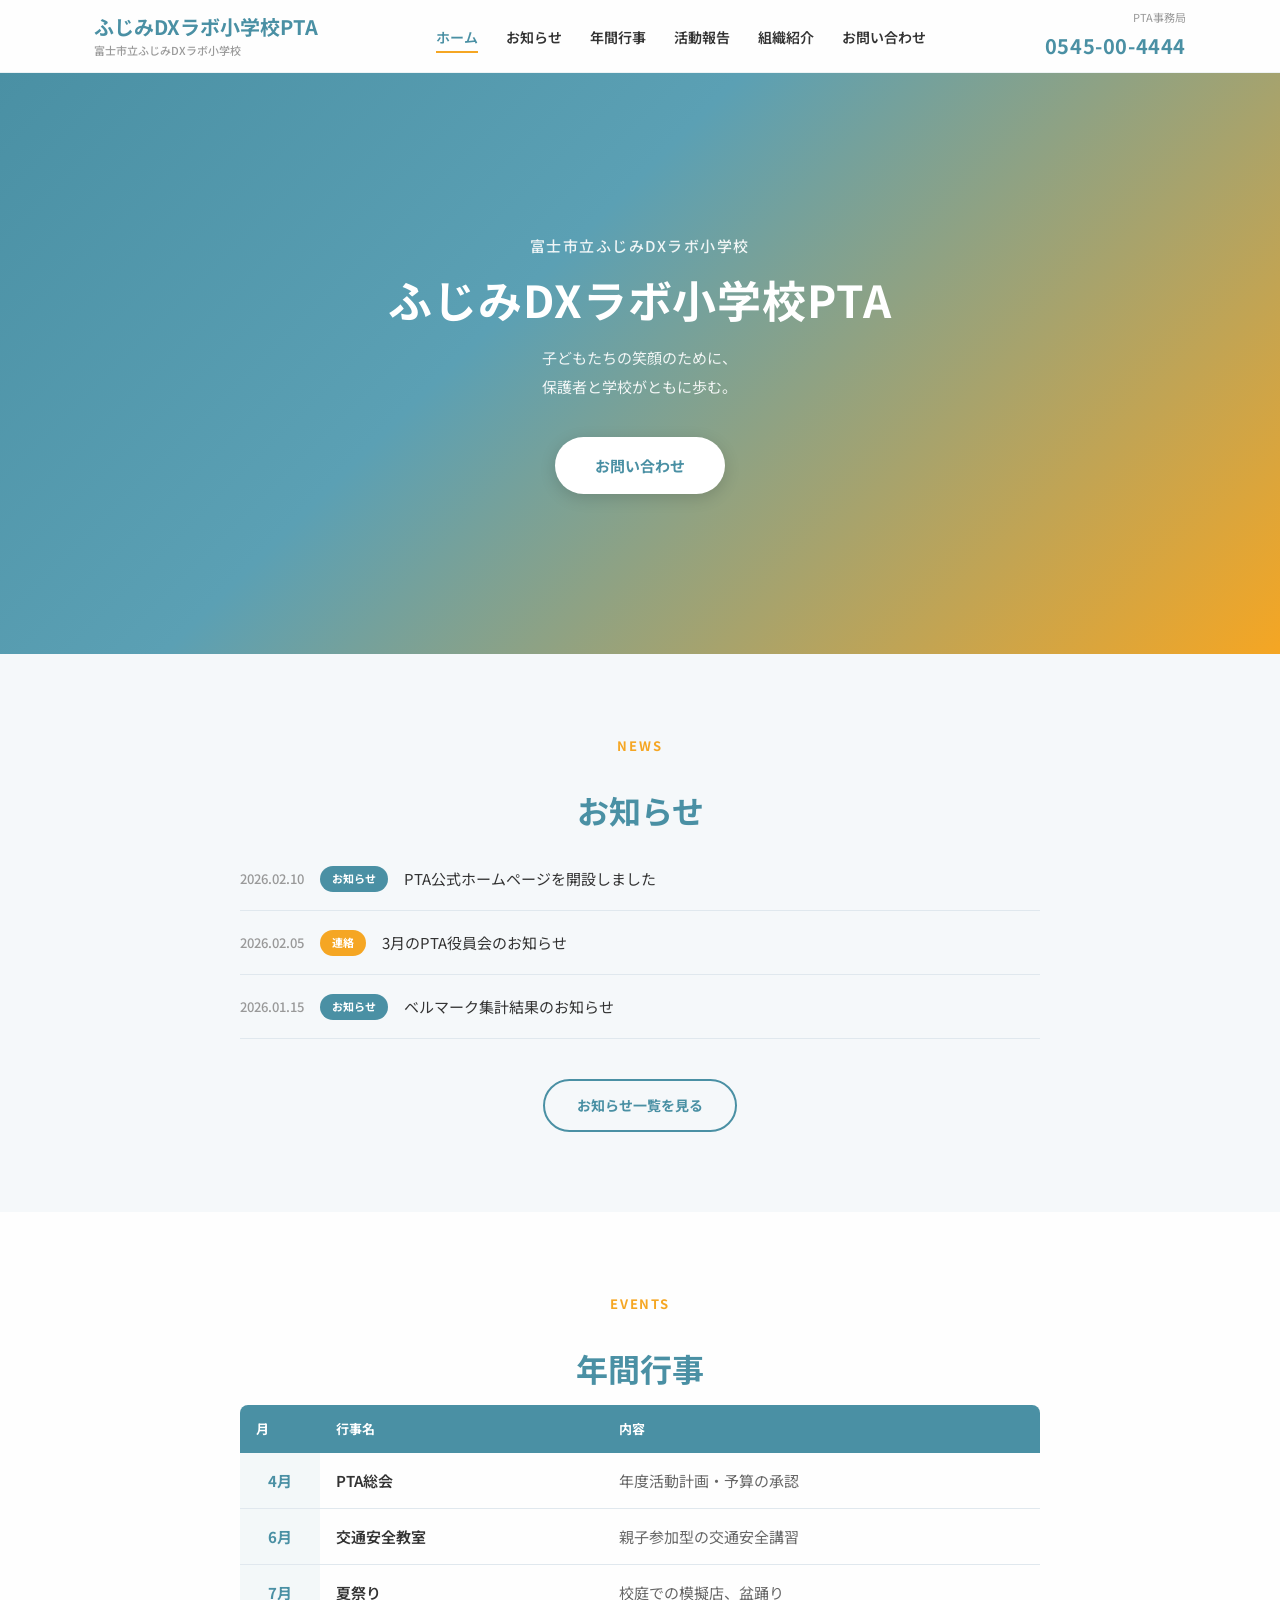
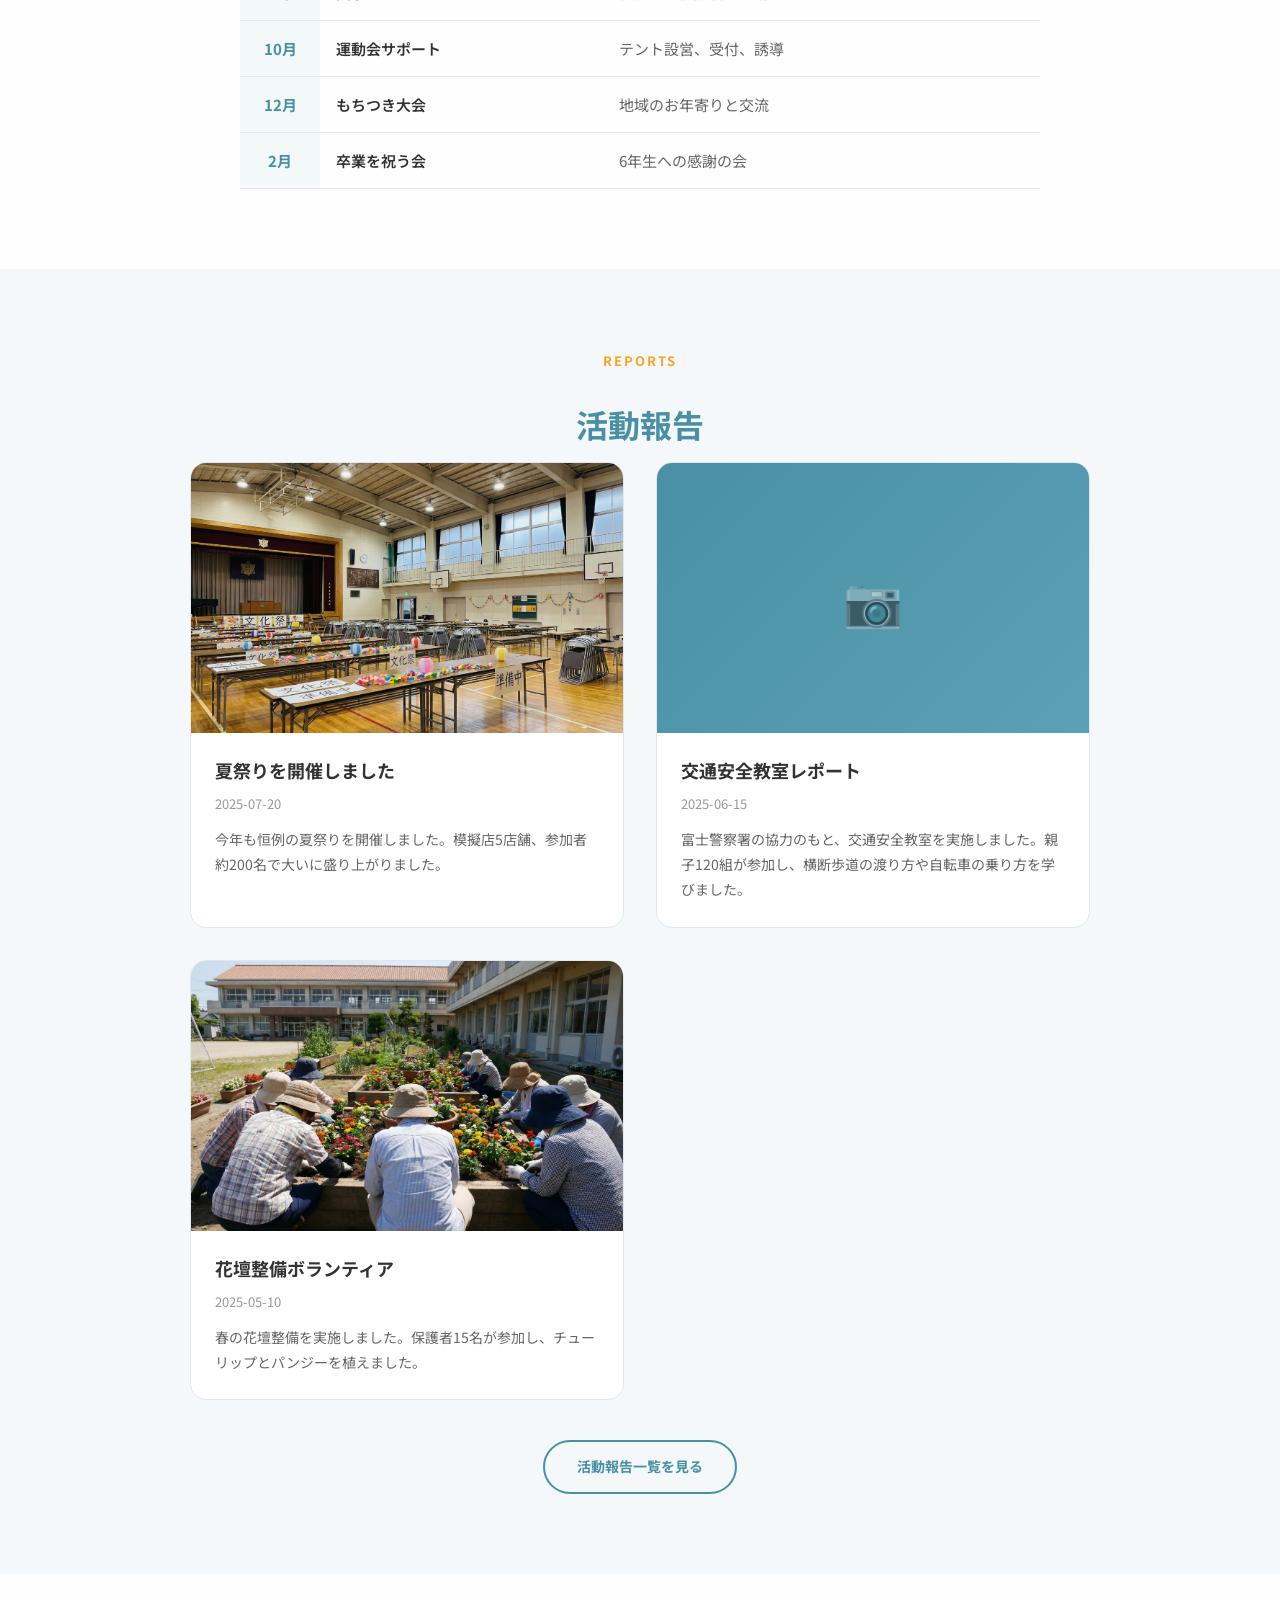
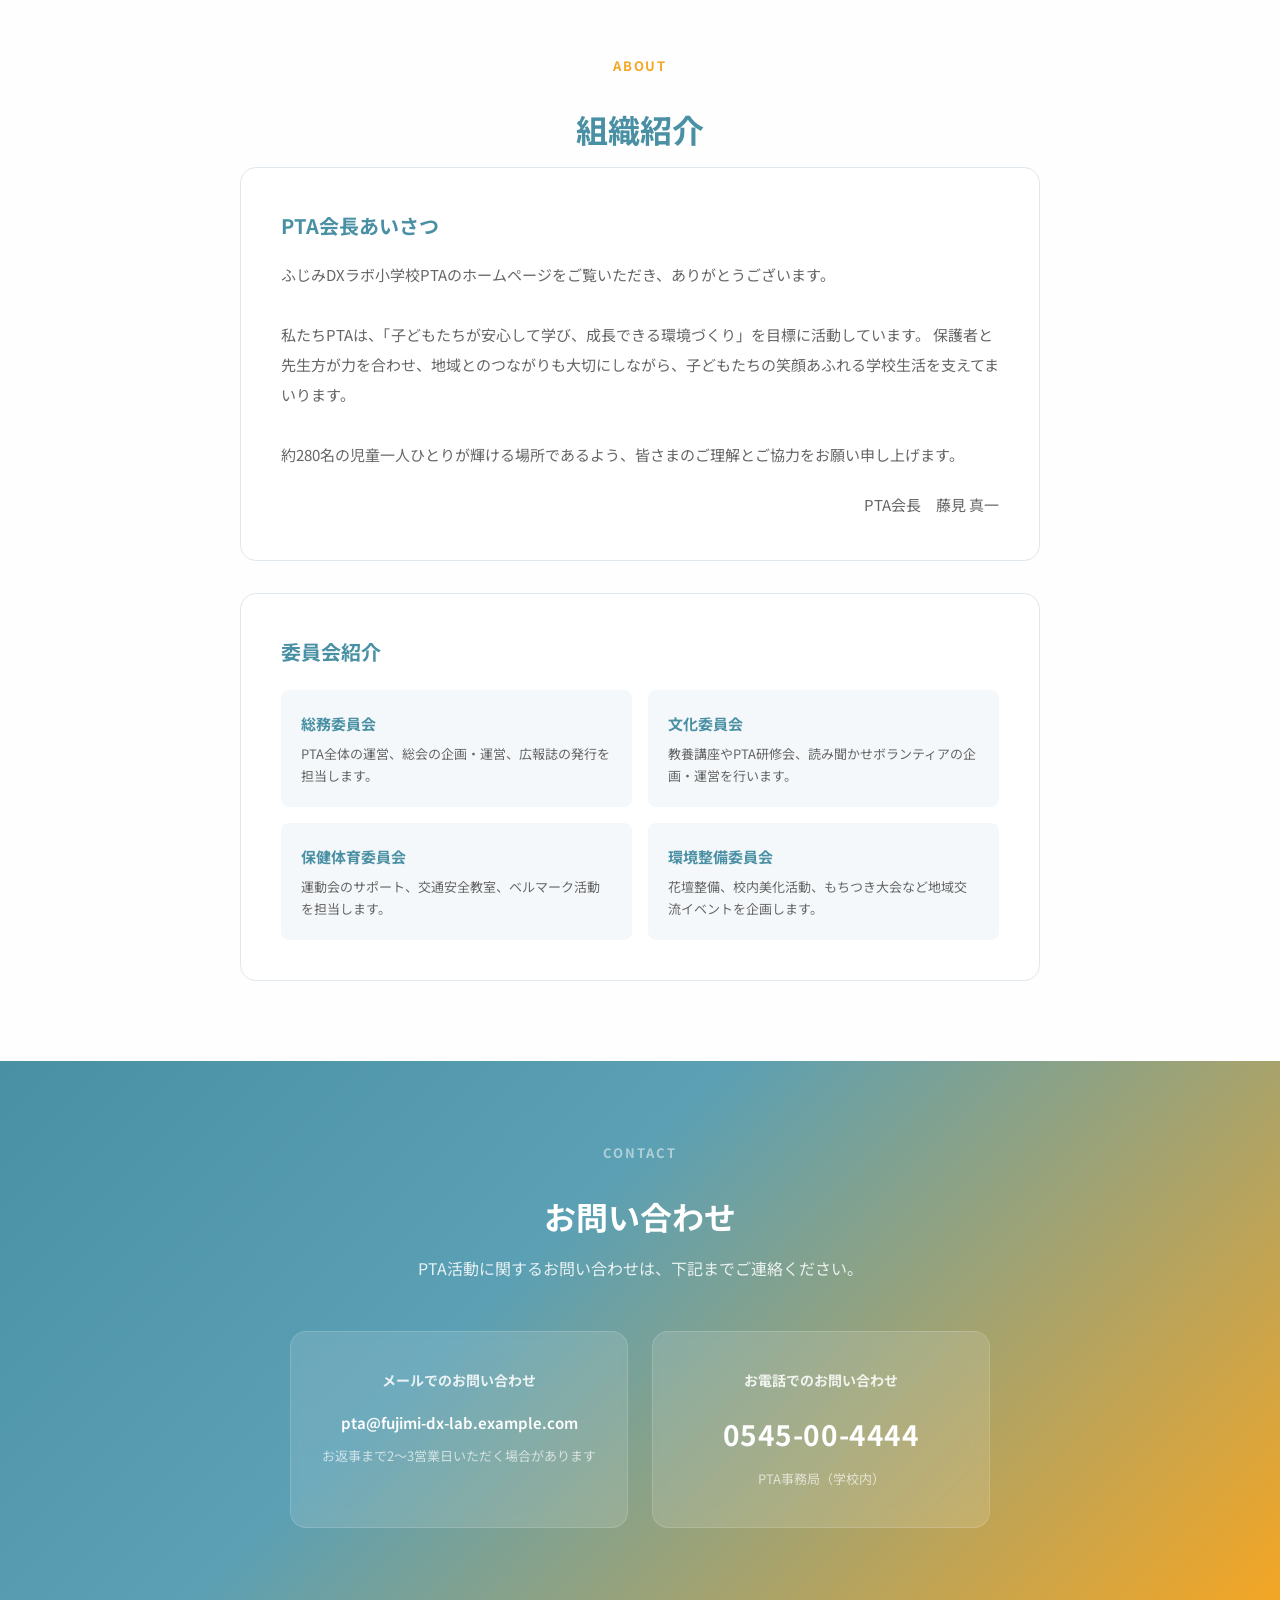
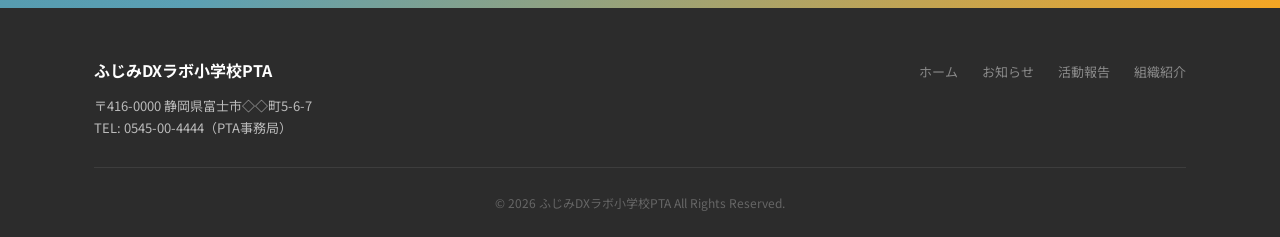
<file: index.html>
<!DOCTYPE html>
<html lang="ja">
<head>
  <meta charset="UTF-8">
  <meta name="viewport" content="width=device-width, initial-scale=1.0">
  <title>ふじみDXラボ小学校PTA | 公式ホームページ</title>
  <meta name="description" content="富士市立ふじみDXラボ小学校PTAの公式サイトです。お知らせ、年間行事、活動報告をご覧いただけます。">
  <link rel="canonical" href="https://example.com/">
  <!-- OGP -->
  <meta property="og:title" content="ふじみDXラボ小学校PTA | 公式ホームページ">
  <meta property="og:description" content="富士市立ふじみDXラボ小学校PTAの公式サイトです。お知らせ、年間行事、活動報告をご覧いただけます。">
  <meta property="og:type" content="website">
  <meta property="og:url" content="https://example.com/">
  <meta property="og:site_name" content="ふじみDXラボ小学校PTA">
  <meta property="og:locale" content="ja_JP">
  <!-- Twitter Card -->
  <meta name="twitter:card" content="summary_large_image">
  <meta name="twitter:title" content="ふじみDXラボ小学校PTA | 公式ホームページ">
  <meta name="twitter:description" content="富士市立ふじみDXラボ小学校PTAの公式サイトです。お知らせ、年間行事、活動報告をご覧いただけます。">
  <!-- Performance -->
  <link rel="preconnect" href="https://fonts.googleapis.com">
  <link rel="preconnect" href="https://fonts.gstatic.com" crossorigin>
  <link href="https://fonts.googleapis.com/css2?family=Noto+Sans+JP:wght@400;500;700&display=swap" rel="stylesheet">
  <link rel="stylesheet" href="css/style.css">
  <!-- JSON-LD: Organization -->
  <script type="application/ld+json">
  {
    "@context": "https://schema.org",
    "@type": "Organization",
    "name": "ふじみDXラボ小学校PTA",
    "url": "https://example.com",
    "address": {
      "@type": "PostalAddress",
      "streetAddress": "◇◇町5-6-7",
      "addressLocality": "富士市",
      "addressRegion": "静岡県",
      "postalCode": "416-0000",
      "addressCountry": "JP"
    },
    "telephone": "0545-00-4444",
    "email": "pta@fujimi-dx-lab.example.com"
  }
  </script>
  <!-- JSON-LD: BreadcrumbList -->
  <script type="application/ld+json">
  {
    "@context": "https://schema.org",
    "@type": "BreadcrumbList",
    "itemListElement": [
      {"@type": "ListItem", "position": 1, "name": "ホーム", "item": "https://example.com/"}
    ]
  }
  </script>
</head>
<body>
  <!-- Header -->
  <header class="header">
    <div class="header-inner">
      <div class="logo">
        <a href="index.html">
          <span>ふじみDXラボ小学校PTA</span>
          <p class="logo-sub">富士市立ふじみDXラボ小学校</p>
        </a>
      </div>
      <button class="menu-toggle" aria-label="メニュー">
        <span></span><span></span><span></span>
      </button>
      <nav class="nav">
        <ul>
          <li><a href="index.html" class="active">ホーム</a></li>
          <li><a href="news.html">お知らせ</a></li>
          <li><a href="index.html#events">年間行事</a></li>
          <li><a href="reports.html">活動報告</a></li>
          <li><a href="index.html#organization">組織紹介</a></li>
          <li><a href="index.html#contact">お問い合わせ</a></li>
        </ul>
      </nav>
      <div class="header-tel">
        <p class="tel-label">PTA事務局</p>
        <p class="tel-number">0545-00-4444</p>
      </div>
    </div>
  </header>

  <!-- Hero -->
  <section class="hero">
    <div class="hero-content">
      <p class="hero-school">富士市立ふじみDXラボ小学校</p>
      <h1 class="hero-title">ふじみDXラボ小学校PTA</h1>
      <p class="hero-desc">子どもたちの笑顔のために、<br>保護者と学校がともに歩む。</p>
      <a href="#contact" class="btn-primary">お問い合わせ</a>
    </div>
  </section>

  <!-- News -->
  <section class="news" id="news">
    <div class="container">
      <p class="section-title-en reveal">News</p>
      <h2 class="section-title reveal">お知らせ</h2>
      <ul class="news-list reveal" id="news-list">
        <!-- JS で動的に挿入 -->
      </ul>
      <div class="section-more reveal">
        <a href="news.html" class="btn-outline">お知らせ一覧を見る</a>
      </div>
    </div>
  </section>

  <!-- Events -->
  <section class="events-section" id="events">
    <div class="container">
      <p class="section-title-en reveal">Events</p>
      <h2 class="section-title reveal">年間行事</h2>
      <div class="events-table-wrap reveal" id="events-list">
        <!-- JS で動的に挿入 -->
      </div>
    </div>
  </section>

  <!-- Reports -->
  <section class="reports-section" id="reports">
    <div class="container">
      <p class="section-title-en reveal">Reports</p>
      <h2 class="section-title reveal">活動報告</h2>
      <div id="reports-list">
        <!-- JS で動的に挿入（3件プレビュー） -->
      </div>
      <div class="section-more reveal">
        <a href="reports.html" class="btn-outline">活動報告一覧を見る</a>
      </div>
    </div>
  </section>

  <!-- Organization -->
  <section class="organization-section" id="organization">
    <div class="container">
      <p class="section-title-en reveal">About</p>
      <h2 class="section-title reveal">組織紹介</h2>
      <div class="organization-body">
        <div class="org-greeting reveal">
          <h3>PTA会長あいさつ</h3>
          <p>
            ふじみDXラボ小学校PTAのホームページをご覧いただき、ありがとうございます。<br><br>
            私たちPTAは、「子どもたちが安心して学び、成長できる環境づくり」を目標に活動しています。
            保護者と先生方が力を合わせ、地域とのつながりも大切にしながら、子どもたちの笑顔あふれる学校生活を支えてまいります。<br><br>
            約280名の児童一人ひとりが輝ける場所であるよう、皆さまのご理解とご協力をお願い申し上げます。
          </p>
          <p class="org-greeting-name">PTA会長　藤見 真一</p>
        </div>
        <div class="org-committees reveal">
          <h3>委員会紹介</h3>
          <div class="org-committee-list">
            <div class="org-committee-item">
              <h4>総務委員会</h4>
              <p>PTA全体の運営、総会の企画・運営、広報誌の発行を担当します。</p>
            </div>
            <div class="org-committee-item">
              <h4>文化委員会</h4>
              <p>教養講座やPTA研修会、読み聞かせボランティアの企画・運営を行います。</p>
            </div>
            <div class="org-committee-item">
              <h4>保健体育委員会</h4>
              <p>運動会のサポート、交通安全教室、ベルマーク活動を担当します。</p>
            </div>
            <div class="org-committee-item">
              <h4>環境整備委員会</h4>
              <p>花壇整備、校内美化活動、もちつき大会など地域交流イベントを企画します。</p>
            </div>
          </div>
        </div>
      </div>
    </div>
  </section>

  <!-- Contact -->
  <section class="contact" id="contact">
    <div class="container">
      <p class="section-title-en reveal" style="color:rgba(255,255,255,0.5);">Contact</p>
      <h2 class="section-title section-title-light reveal">お問い合わせ</h2>
      <p class="contact-desc reveal">PTA活動に関するお問い合わせは、下記までご連絡ください。</p>
      <div class="contact-methods reveal">
        <div class="contact-card">
          <h3>メールでのお問い合わせ</h3>
          <p class="contact-email"><a href="mailto:pta@fujimi-dx-lab.example.com" style="color:#fff;">pta@fujimi-dx-lab.example.com</a></p>
          <p class="contact-hours">お返事まで2〜3営業日いただく場合があります</p>
        </div>
        <div class="contact-card">
          <h3>お電話でのお問い合わせ</h3>
          <p class="contact-tel"><a href="tel:0545004444" style="color:#fff;">0545-00-4444</a></p>
          <p class="contact-hours">PTA事務局（学校内）</p>
        </div>
      </div>
    </div>
  </section>

  <!-- Footer -->
  <footer class="footer">
    <div class="container">
      <div class="footer-inner">
        <div class="footer-logo">
          <p class="footer-company">ふじみDXラボ小学校PTA</p>
          <p class="footer-address">〒416-0000 静岡県富士市◇◇町5-6-7</p>
          <p class="footer-tel">TEL: 0545-00-4444（PTA事務局）</p>
        </div>
        <div class="footer-nav">
          <ul>
            <li><a href="index.html">ホーム</a></li>
            <li><a href="news.html">お知らせ</a></li>
            <li><a href="reports.html">活動報告</a></li>
            <li><a href="index.html#organization">組織紹介</a></li>
          </ul>
        </div>
      </div>
      <p class="copyright">&copy; 2026 ふじみDXラボ小学校PTA All Rights Reserved.</p>
    </div>
  </footer>

  <script src="js/news-store.js" defer></script>
  <script src="js/events-store.js" defer></script>
  <script src="js/reports-store.js" defer></script>
  <script src="js/main.js" defer></script>
</body>
</html>
</file>
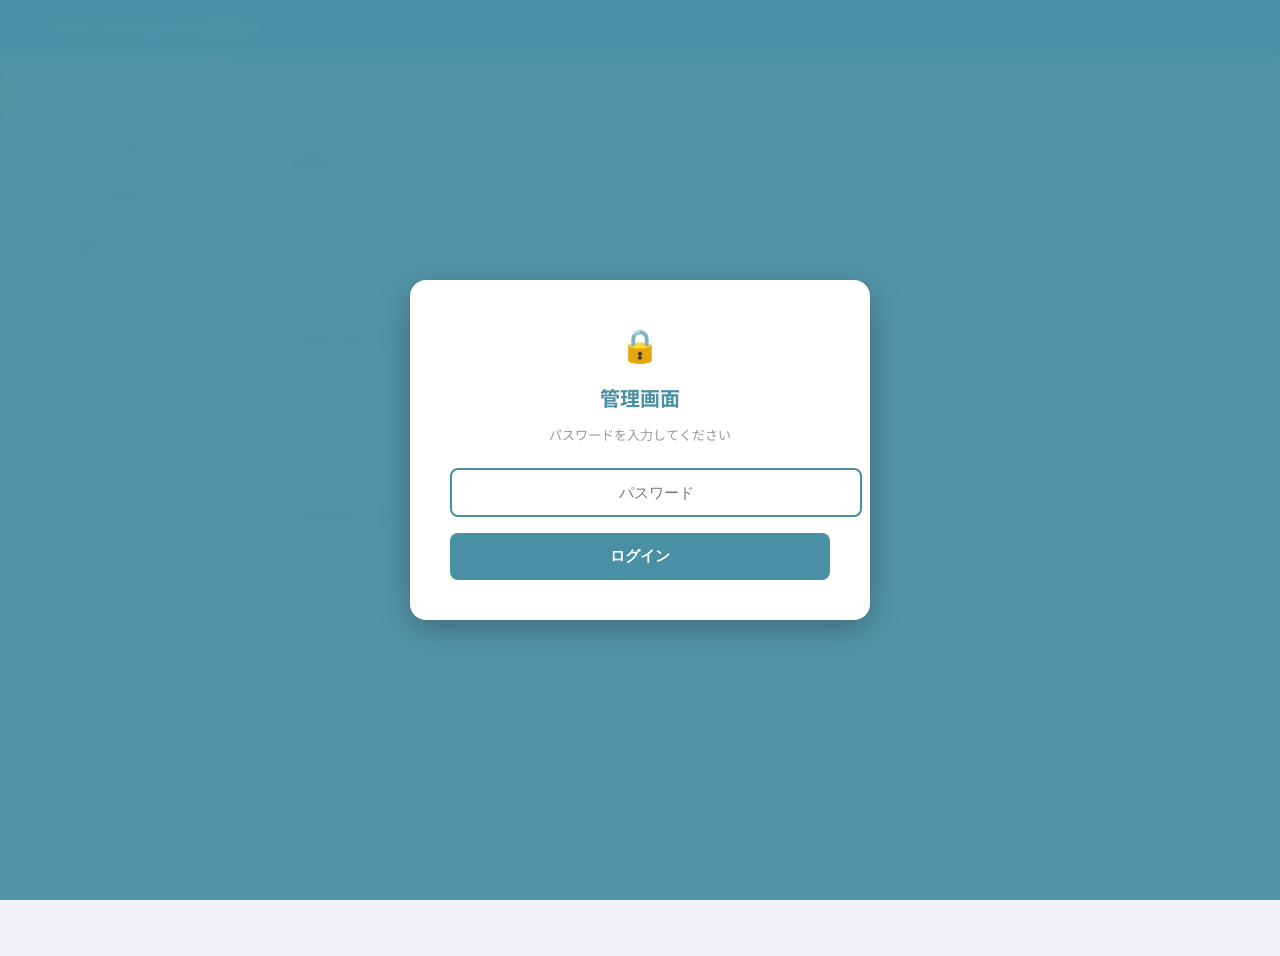
<file: admin/index.html>
<!DOCTYPE html>
<html lang="ja">
<head>
  <meta charset="UTF-8">
  <meta name="viewport" content="width=device-width, initial-scale=1.0">
  <title>管理画面 | ふじみDXラボ小学校PTA</title>
  <link rel="preconnect" href="https://fonts.googleapis.com">
  <link rel="preconnect" href="https://fonts.gstatic.com" crossorigin>
  <link href="https://fonts.googleapis.com/css2?family=Noto+Sans+JP:wght@400;500;600;700;800&display=swap" rel="stylesheet">
  <link rel="stylesheet" href="../css/admin.css">
</head>
<body class="admin-body">
  <header class="admin-header">
    <h1>ふじみDXラボ小学校PTA 管理画面</h1>
    <div class="admin-header-right">
      <a href="../index.html" target="_blank">サイトを表示 ↗</a>
      <a href="#" id="logout-btn">ログアウト</a>
    </div>
  </header>

  <nav class="admin-sidebar">
    <a href="index.html" class="active">
      <span class="admin-sidebar-icon">&#128202;</span>ダッシュボード
    </a>
    <a href="news-edit.html">
      <span class="admin-sidebar-icon">&#128240;</span>お知らせ管理
    </a>
    <a href="events-edit.html">
      <span class="admin-sidebar-icon">&#128197;</span>年間行事管理
    </a>
    <a href="reports-edit.html">
      <span class="admin-sidebar-icon">&#128221;</span>活動報告管理
    </a>
  </nav>

  <main class="admin-main">
    <div class="admin-stats" id="admin-stats"></div>

    <div class="admin-card">
      <h2>最新のお知らせ</h2>
      <table class="admin-table">
        <thead>
          <tr><th>日付</th><th>タイトル</th><th>カテゴリ</th><th>ステータス</th><th></th></tr>
        </thead>
        <tbody id="recent-news"></tbody>
      </table>
    </div>

    <div class="admin-card">
      <h2>年間行事一覧</h2>
      <table class="admin-table">
        <thead>
          <tr><th>月</th><th>行事名</th><th>内容</th><th>ステータス</th><th></th></tr>
        </thead>
        <tbody id="recent-events"></tbody>
      </table>
    </div>

    <div class="admin-card">
      <h2>活動報告一覧</h2>
      <table class="admin-table">
        <thead>
          <tr><th>日付</th><th>タイトル</th><th>ステータス</th><th></th></tr>
        </thead>
        <tbody id="recent-reports"></tbody>
      </table>
    </div>
  </main>

  <script src="../js/news-store.js"></script>
  <script src="../js/events-store.js"></script>
  <script src="../js/reports-store.js"></script>
  <script src="../js/auth.js"></script>
  <script>
    window.onAdminAuth = function () {
      const news = NewsStore.getAll();
      const events = EventsStore.getAll();
      const reports = ReportsStore.getAll();
      document.getElementById('admin-stats').innerHTML = `
        <div class="admin-stat"><div class="admin-stat-icon">&#128240;</div><div class="admin-stat-number">${news.length}</div><div class="admin-stat-label">お知らせ</div></div>
        <div class="admin-stat"><div class="admin-stat-icon">&#128197;</div><div class="admin-stat-number">${events.length}</div><div class="admin-stat-label">年間行事</div></div>
        <div class="admin-stat"><div class="admin-stat-icon">&#128221;</div><div class="admin-stat-number">${reports.length}</div><div class="admin-stat-label">活動報告</div></div>
      `;

      document.getElementById('recent-news').innerHTML = news.slice(0, 5).map(n => {
        const d = new Date(n.createdAt).toLocaleDateString('ja-JP');
        const st = n.status === 'published' ? '<span class="status-badge status-published">公開中</span>' : '<span class="status-badge status-draft">下書き</span>';
        return `<tr>
          <td>${d}</td><td>${n.title}</td><td>${n.category}</td><td>${st}</td>
          <td><a href="news-edit.html?id=${n.id}" style="color:#4A90A4;font-size:13px;font-weight:600;">編集</a></td>
        </tr>`;
      }).join('');

      document.getElementById('recent-events').innerHTML = events.map(e => {
        const st = e.status === 'published' ? '<span class="status-badge status-published">公開中</span>' : '<span class="status-badge status-draft">下書き</span>';
        return `<tr>
          <td>${e.month}</td><td>${e.name}</td><td>${e.description}</td><td>${st}</td>
          <td><a href="events-edit.html?id=${e.id}" style="color:#4A90A4;font-size:13px;font-weight:600;">編集</a></td>
        </tr>`;
      }).join('');

      document.getElementById('recent-reports').innerHTML = reports.map(r => {
        const st = r.status === 'published' ? '<span class="status-badge status-published">公開中</span>' : '<span class="status-badge status-draft">下書き</span>';
        return `<tr>
          <td>${r.date}</td><td>${r.title}</td><td>${st}</td>
          <td><a href="reports-edit.html?id=${r.id}" style="color:#4A90A4;font-size:13px;font-weight:600;">編集</a></td>
        </tr>`;
      }).join('');
    };

    document.getElementById('logout-btn').addEventListener('click', (e) => {
      e.preventDefault();
      sessionStorage.removeItem('admin_auth_hash');
      location.reload();
    });
  </script>
</body>
</html>
</file>
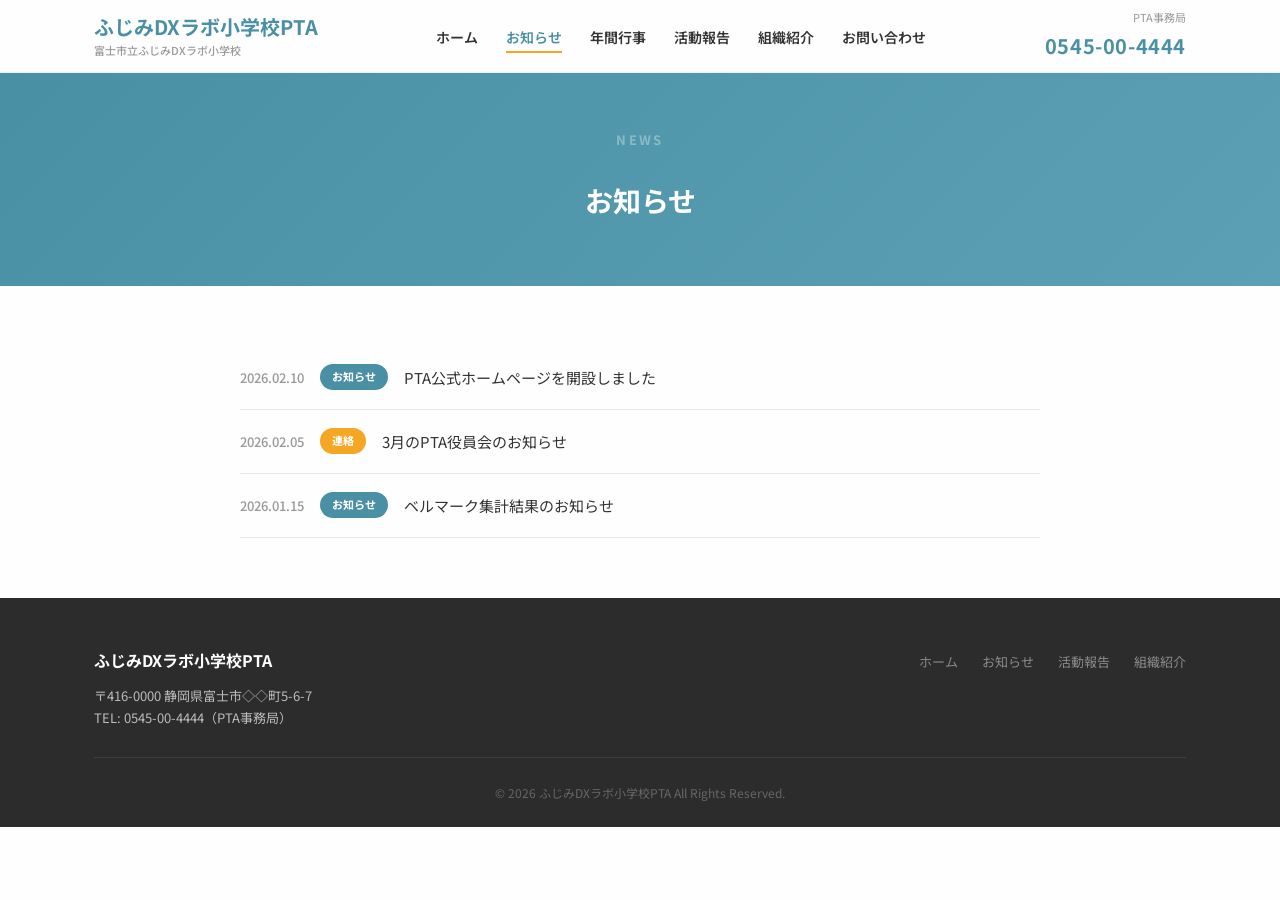
<file: news.html>
<!DOCTYPE html>
<html lang="ja">
<head>
  <meta charset="UTF-8">
  <meta name="viewport" content="width=device-width, initial-scale=1.0">
  <title>お知らせ | ふじみDXラボ小学校PTA</title>
  <meta name="description" content="ふじみDXラボ小学校PTAからのお知らせ。連絡事項や活動情報など最新情報をお届けします。">
  <link rel="canonical" href="https://example.com/news.html">
  <meta property="og:type" content="website">
  <meta property="og:url" content="https://example.com/news.html">
  <meta property="og:title" content="お知らせ | ふじみDXラボ小学校PTA">
  <meta property="og:description" content="ふじみDXラボ小学校PTAからのお知らせ。連絡事項や活動情報など最新情報をお届けします。">
  <meta property="og:site_name" content="ふじみDXラボ小学校PTA">
  <meta property="og:locale" content="ja_JP">
  <meta name="twitter:card" content="summary_large_image">
  <meta name="twitter:title" content="お知らせ | ふじみDXラボ小学校PTA">
  <meta name="twitter:description" content="ふじみDXラボ小学校PTAからのお知らせ。">
  <link rel="preconnect" href="https://fonts.googleapis.com">
  <link rel="preconnect" href="https://fonts.gstatic.com" crossorigin>
  <link href="https://fonts.googleapis.com/css2?family=Noto+Sans+JP:wght@400;500;700&display=swap" rel="stylesheet">
  <link rel="stylesheet" href="css/style.css">
  <script type="application/ld+json">
  {
    "@context": "https://schema.org",
    "@type": "BreadcrumbList",
    "itemListElement": [
      { "@type": "ListItem", "position": 1, "name": "ホーム", "item": "https://example.com/" },
      { "@type": "ListItem", "position": 2, "name": "お知らせ", "item": "https://example.com/news.html" }
    ]
  }
  </script>
</head>
<body>
  <header class="header">
    <div class="header-inner">
      <div class="logo">
        <a href="index.html">
          <span>ふじみDXラボ小学校PTA</span>
          <p class="logo-sub">富士市立ふじみDXラボ小学校</p>
        </a>
      </div>
      <button class="menu-toggle" aria-label="メニュー"><span></span><span></span><span></span></button>
      <nav class="nav">
        <ul>
          <li><a href="index.html">ホーム</a></li>
          <li><a href="news.html" class="active">お知らせ</a></li>
          <li><a href="index.html#events">年間行事</a></li>
          <li><a href="reports.html">活動報告</a></li>
          <li><a href="index.html#organization">組織紹介</a></li>
          <li><a href="index.html#contact">お問い合わせ</a></li>
        </ul>
      </nav>
      <div class="header-tel">
        <p class="tel-label">PTA事務局</p>
        <p class="tel-number">0545-00-4444</p>
      </div>
    </div>
  </header>

  <section class="page-hero">
    <div class="container">
      <p class="section-title-en" style="color:rgba(255,255,255,0.5);">News</p>
      <h2>お知らせ</h2>
    </div>
  </section>

  <section id="news-page-content" style="padding:60px 0;">
    <div class="container">
      <div id="news-list-view">
        <ul class="news-list" id="news-page-list"></ul>
      </div>
      <div id="news-detail-view" class="news-detail-inner" style="display:none;">
        <div class="news-detail-header">
          <div class="news-detail-meta">
            <span class="news-date" id="detail-date"></span>
            <span class="news-tag" id="detail-tag"></span>
          </div>
          <h2 id="detail-title"></h2>
        </div>
        <div class="news-detail-body" id="detail-body"></div>
        <div style="margin-top:40px;">
          <a href="news.html" class="btn-outline">&larr; お知らせ一覧に戻る</a>
        </div>
      </div>
    </div>
  </section>

  <footer class="footer">
    <div class="container">
      <div class="footer-inner">
        <div class="footer-logo">
          <p class="footer-company">ふじみDXラボ小学校PTA</p>
          <p class="footer-address">〒416-0000 静岡県富士市◇◇町5-6-7</p>
          <p class="footer-tel">TEL: 0545-00-4444（PTA事務局）</p>
        </div>
        <div class="footer-nav">
          <ul>
            <li><a href="index.html">ホーム</a></li>
            <li><a href="news.html">お知らせ</a></li>
            <li><a href="reports.html">活動報告</a></li>
            <li><a href="index.html#organization">組織紹介</a></li>
          </ul>
        </div>
      </div>
      <p class="copyright">&copy; 2026 ふじみDXラボ小学校PTA All Rights Reserved.</p>
    </div>
  </footer>

  <script src="js/news-store.js" defer></script>
  <script src="js/main.js" defer></script>
  <script>
    document.addEventListener('DOMContentLoaded', async () => {
      await NewsStore.init();
      const params = new URLSearchParams(window.location.search);
      const id = params.get('id');

      if (id) {
        const item = NewsStore.getById(id);
        if (item) {
          document.getElementById('news-list-view').style.display = 'none';
          document.getElementById('news-detail-view').style.display = 'block';
          const date = new Date(item.createdAt).toLocaleDateString('ja-JP', { year:'numeric', month:'2-digit', day:'2-digit' }).replace(/\//g,'.');
          document.getElementById('detail-date').textContent = date;
          const tag = document.getElementById('detail-tag');
          tag.textContent = item.category;
          tag.className = 'news-tag ' + (item.category === '連絡' ? 'tag-contact' : 'tag-info');
          document.getElementById('detail-title').textContent = item.title;
          document.getElementById('detail-body').innerHTML = item.body;
          document.title = item.title + ' | ふじみDXラボ小学校PTA';
        }
      } else {
        const list = document.getElementById('news-page-list');
        const news = NewsStore.getPublished();
        list.innerHTML = news.map(n => {
          const date = new Date(n.createdAt).toLocaleDateString('ja-JP', { year:'numeric', month:'2-digit', day:'2-digit' }).replace(/\//g,'.');
          const tagClass = n.category === '連絡' ? 'tag-contact' : 'tag-info';
          return `<li><a href="news.html?id=${n.id}">
            <span class="news-date">${date}</span>
            <span class="news-tag ${tagClass}">${n.category}</span>
            <span class="news-text">${n.title}</span>
          </a></li>`;
        }).join('');
        if (news.length === 0) {
          list.innerHTML = '<li style="color:#999;padding:24px 0;">現在お知らせはありません。</li>';
        }
      }
    });
  </script>
</body>
</html>
</file>
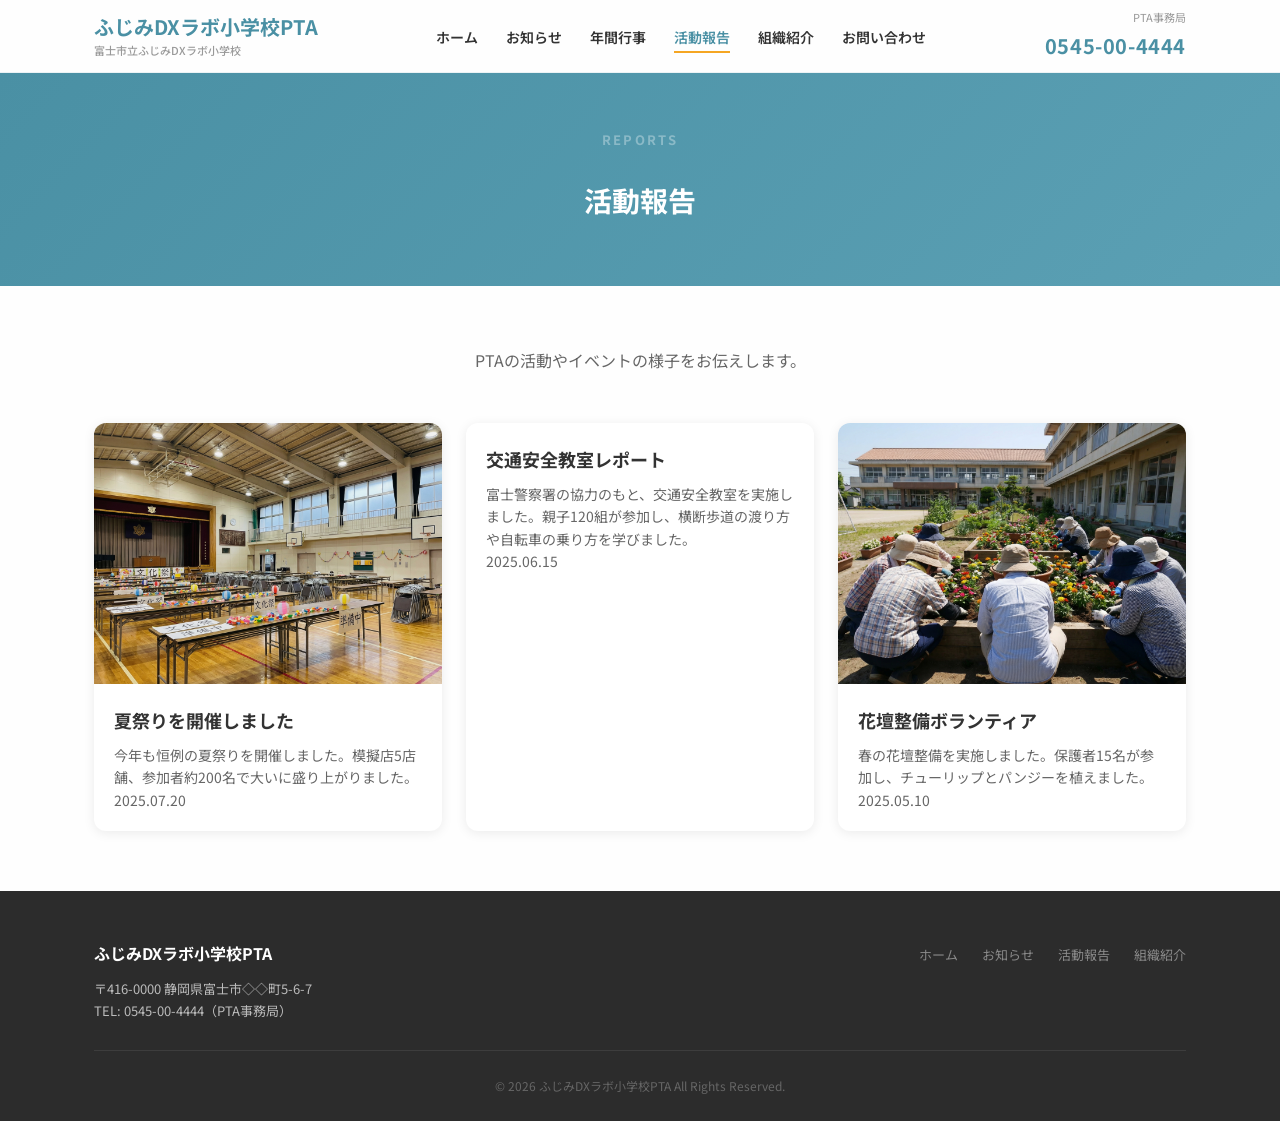
<file: reports.html>
<!DOCTYPE html>
<html lang="ja">
<head>
  <meta charset="UTF-8">
  <meta name="viewport" content="width=device-width, initial-scale=1.0">
  <title>活動報告 | ふじみDXラボ小学校PTA</title>
  <meta name="description" content="ふじみDXラボ小学校PTAの活動報告。イベントやボランティア活動の様子をお伝えします。">
  <link rel="canonical" href="https://example.com/reports.html">
  <meta property="og:type" content="website">
  <meta property="og:url" content="https://example.com/reports.html">
  <meta property="og:title" content="活動報告 | ふじみDXラボ小学校PTA">
  <meta property="og:description" content="ふじみDXラボ小学校PTAの活動報告。イベントやボランティア活動の様子をお伝えします。">
  <meta property="og:site_name" content="ふじみDXラボ小学校PTA">
  <meta property="og:locale" content="ja_JP">
  <meta name="twitter:card" content="summary_large_image">
  <meta name="twitter:title" content="活動報告 | ふじみDXラボ小学校PTA">
  <meta name="twitter:description" content="ふじみDXラボ小学校PTAの活動報告。">
  <link rel="preconnect" href="https://fonts.googleapis.com">
  <link rel="preconnect" href="https://fonts.gstatic.com" crossorigin>
  <link href="https://fonts.googleapis.com/css2?family=Noto+Sans+JP:wght@400;500;700&display=swap" rel="stylesheet">
  <link rel="stylesheet" href="css/style.css">
  <script type="application/ld+json">
  {
    "@context": "https://schema.org",
    "@type": "BreadcrumbList",
    "itemListElement": [
      { "@type": "ListItem", "position": 1, "name": "ホーム", "item": "https://example.com/" },
      { "@type": "ListItem", "position": 2, "name": "活動報告", "item": "https://example.com/reports.html" }
    ]
  }
  </script>
</head>
<body>
  <header class="header">
    <div class="header-inner">
      <div class="logo">
        <a href="index.html">
          <span>ふじみDXラボ小学校PTA</span>
          <p class="logo-sub">富士市立ふじみDXラボ小学校</p>
        </a>
      </div>
      <button class="menu-toggle" aria-label="メニュー"><span></span><span></span><span></span></button>
      <nav class="nav">
        <ul>
          <li><a href="index.html">ホーム</a></li>
          <li><a href="news.html">お知らせ</a></li>
          <li><a href="index.html#events">年間行事</a></li>
          <li><a href="reports.html" class="active">活動報告</a></li>
          <li><a href="index.html#organization">組織紹介</a></li>
          <li><a href="index.html#contact">お問い合わせ</a></li>
        </ul>
      </nav>
      <div class="header-tel">
        <p class="tel-label">PTA事務局</p>
        <p class="tel-number">0545-00-4444</p>
      </div>
    </div>
  </header>

  <section class="page-hero">
    <div class="container">
      <p class="section-title-en" style="color:rgba(255,255,255,0.5);">Reports</p>
      <h2>活動報告</h2>
    </div>
  </section>

  <section style="padding:60px 0;">
    <div class="container">
      <p class="section-desc">PTAの活動やイベントの様子をお伝えします。</p>
      <div class="content-grid" id="reports-page-grid"></div>
    </div>
  </section>

  <footer class="footer">
    <div class="container">
      <div class="footer-inner">
        <div class="footer-logo">
          <p class="footer-company">ふじみDXラボ小学校PTA</p>
          <p class="footer-address">〒416-0000 静岡県富士市◇◇町5-6-7</p>
          <p class="footer-tel">TEL: 0545-00-4444（PTA事務局）</p>
        </div>
        <div class="footer-nav">
          <ul>
            <li><a href="index.html">ホーム</a></li>
            <li><a href="news.html">お知らせ</a></li>
            <li><a href="reports.html">活動報告</a></li>
            <li><a href="index.html#organization">組織紹介</a></li>
          </ul>
        </div>
      </div>
      <p class="copyright">&copy; 2026 ふじみDXラボ小学校PTA All Rights Reserved.</p>
    </div>
  </footer>

  <style>
    .content-grid {
      display: grid;
      grid-template-columns: repeat(auto-fill, minmax(300px, 1fr));
      gap: 24px;
    }
    .content-card {
      background: #fff;
      border-radius: 12px;
      overflow: hidden;
      box-shadow: 0 2px 12px rgba(0,0,0,0.08);
      transition: transform 0.3s, box-shadow 0.3s;
    }
    .content-card:hover {
      transform: translateY(-4px);
      box-shadow: 0 8px 24px rgba(0,0,0,0.12);
    }
    .content-card-img {
      position: relative;
      aspect-ratio: 4/3;
      overflow: hidden;
    }
    .content-card-img img {
      width: 100%;
      height: 100%;
      object-fit: cover;
    }
    .content-card-body {
      padding: 20px;
    }
    .content-card-body h3 {
      margin: 0 0 8px;
      font-size: 18px;
    }
    .content-card-body p {
      margin: 0;
      font-size: 14px;
      color: #666;
      line-height: 1.6;
    }
    .content-card-meta {
      margin-top: 8px;
      font-size: 13px;
      color: #999;
    }
    @media (max-width: 600px) {
      .content-grid { grid-template-columns: 1fr; }
    }
  </style>

  <script src="js/reports-store.js" defer></script>
  <script src="js/main.js" defer></script>
  <script>
    document.addEventListener('DOMContentLoaded', async () => {
      await ReportsStore.init();
      const grid = document.getElementById('reports-page-grid');
      const allReports = ReportsStore.getPublished();

      grid.innerHTML = allReports.map(r => {
        const date = r.date
          ? new Date(r.date).toLocaleDateString('ja-JP', { year:'numeric', month:'2-digit', day:'2-digit' }).replace(/\//g,'.')
          : new Date(r.createdAt).toLocaleDateString('ja-JP', { year:'numeric', month:'2-digit', day:'2-digit' }).replace(/\//g,'.');
        return `
          <div class="content-card">
            ${r.image ? `<div class="content-card-img"><img src="${r.image}" alt="${r.title}" loading="lazy"></div>` : ''}
            <div class="content-card-body">
              <h3>${r.title}</h3>
              <p>${r.body || r.description || ''}</p>
              <p class="content-card-meta">${date}</p>
            </div>
          </div>
        `;
      }).join('');

      if (allReports.length === 0) {
        grid.innerHTML = '<p style="color:#999;text-align:center;padding:40px 0;">現在活動報告はありません。</p>';
      }
    });
  </script>
</body>
</html>
</file>
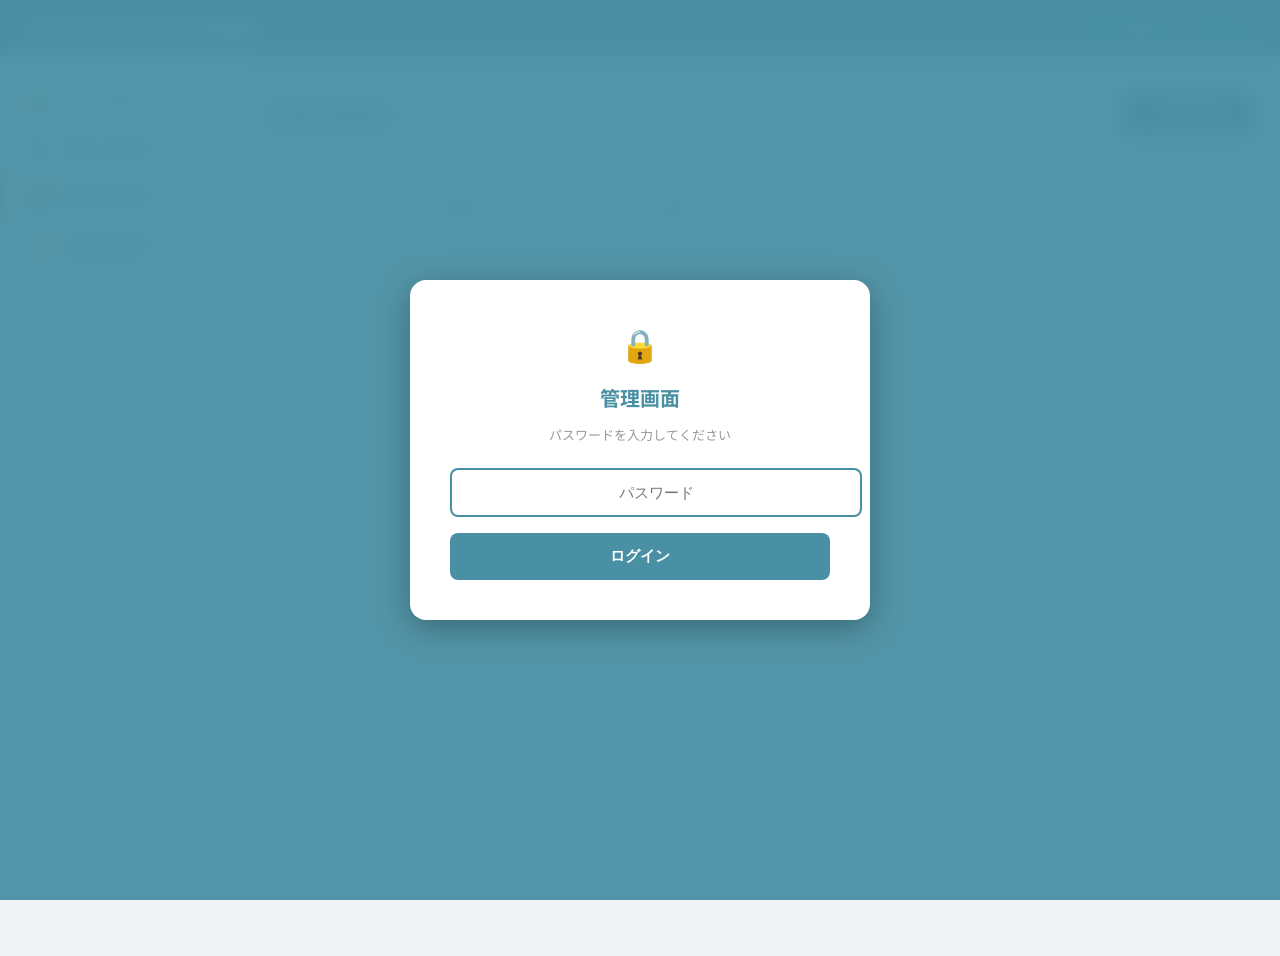
<file: admin/events-edit.html>
<!DOCTYPE html>
<html lang="ja">
<head>
  <meta charset="UTF-8">
  <meta name="viewport" content="width=device-width, initial-scale=1.0">
  <title>年間行事管理 | ふじみDXラボ小学校PTA</title>
  <link rel="preconnect" href="https://fonts.googleapis.com">
  <link rel="preconnect" href="https://fonts.gstatic.com" crossorigin>
  <link href="https://fonts.googleapis.com/css2?family=Noto+Sans+JP:wght@400;500;600;700;800&display=swap" rel="stylesheet">
  <link rel="stylesheet" href="../css/admin.css">
</head>
<body class="admin-body">
  <header class="admin-header">
    <h1>ふじみDXラボ小学校PTA 管理画面</h1>
    <div class="admin-header-right">
      <a href="../index.html" target="_blank">サイトを表示 ↗</a>
      <a href="#" id="logout-btn">ログアウト</a>
    </div>
  </header>

  <nav class="admin-sidebar">
    <a href="index.html"><span class="admin-sidebar-icon">&#128202;</span>ダッシュボード</a>
    <a href="news-edit.html"><span class="admin-sidebar-icon">&#128240;</span>お知らせ管理</a>
    <a href="events-edit.html" class="active"><span class="admin-sidebar-icon">&#128197;</span>年間行事管理</a>
    <a href="reports-edit.html"><span class="admin-sidebar-icon">&#128221;</span>活動報告管理</a>
  </nav>

  <main class="admin-main">
    <div id="list-view">
      <div style="display:flex;justify-content:space-between;align-items:center;margin-bottom:20px;">
        <h2 style="font-size:20px;color:#4A90A4;">年間行事管理</h2>
        <button class="admin-btn admin-btn-primary" onclick="showEditor()">＋ 新規作成</button>
      </div>
      <div class="admin-card">
        <table class="admin-table">
          <thead><tr><th>月</th><th>行事名</th><th>内容</th><th>ステータス</th><th></th></tr></thead>
          <tbody id="events-table"></tbody>
        </table>
      </div>
    </div>

    <div id="edit-view" style="display:none;">
      <div style="display:flex;align-items:center;gap:12px;margin-bottom:20px;">
        <button class="admin-btn admin-btn-secondary" onclick="showList()">&larr; 戻る</button>
        <h2 style="font-size:20px;color:#4A90A4;" id="form-title">新規作成</h2>
      </div>
      <div class="admin-card">
        <div class="admin-form">
          <input type="hidden" id="edit-id">
          <label>月</label>
          <select id="edit-month">
            <option value="4月">4月</option>
            <option value="5月">5月</option>
            <option value="6月">6月</option>
            <option value="7月">7月</option>
            <option value="8月">8月</option>
            <option value="9月">9月</option>
            <option value="10月">10月</option>
            <option value="11月">11月</option>
            <option value="12月">12月</option>
            <option value="1月">1月</option>
            <option value="2月">2月</option>
            <option value="3月">3月</option>
          </select>
          <label>行事名</label>
          <input type="text" id="edit-name" placeholder="行事名を入力">
          <label>内容</label>
          <textarea id="edit-description" placeholder="行事の内容を入力"></textarea>
          <label>ステータス</label>
          <select id="edit-status">
            <option value="published">公開</option>
            <option value="draft">下書き</option>
          </select>
          <div class="admin-form-actions">
            <button class="admin-btn admin-btn-primary" onclick="saveItem()">保存する</button>
            <button class="admin-btn admin-btn-danger" id="delete-btn" onclick="deleteItem()" style="display:none;">削除</button>
          </div>
        </div>
      </div>
    </div>
  </main>

  <div class="admin-toast" id="toast"></div>

  <script src="../js/events-store.js"></script>
  <script src="../js/auth.js"></script>
  <script>
    function showToast(msg) {
      const t = document.getElementById('toast');
      t.textContent = msg;
      t.classList.add('show');
      setTimeout(() => t.classList.remove('show'), 2500);
    }

    function renderList() {
      const events = EventsStore.getAll();
      document.getElementById('events-table').innerHTML = events.map(e => {
        const st = e.status === 'published' ? '<span class="status-badge status-published">公開中</span>' : '<span class="status-badge status-draft">下書き</span>';
        return `<tr>
          <td>${e.month}</td><td>${e.name}</td><td>${e.description}</td><td>${st}</td>
          <td><a href="#" onclick="editItem('${e.id}');return false;" style="color:#4A90A4;font-size:13px;font-weight:600;">編集</a></td>
        </tr>`;
      }).join('');
      if (events.length === 0) {
        document.getElementById('events-table').innerHTML = '<tr><td colspan="5" style="color:#999;text-align:center;padding:24px;">行事がありません</td></tr>';
      }
    }

    function showList() {
      document.getElementById('list-view').style.display = '';
      document.getElementById('edit-view').style.display = 'none';
      renderList();
    }

    function showEditor(id) {
      document.getElementById('list-view').style.display = 'none';
      document.getElementById('edit-view').style.display = '';
      if (id) {
        const item = EventsStore.getById(id);
        if (!item) return showList();
        document.getElementById('edit-id').value = item.id;
        document.getElementById('edit-month').value = item.month;
        document.getElementById('edit-name').value = item.name;
        document.getElementById('edit-description').value = item.description;
        document.getElementById('edit-status').value = item.status;
        document.getElementById('form-title').textContent = '編集';
        document.getElementById('delete-btn').style.display = '';
      } else {
        document.getElementById('edit-id').value = '';
        document.getElementById('edit-month').value = '4月';
        document.getElementById('edit-name').value = '';
        document.getElementById('edit-description').value = '';
        document.getElementById('edit-status').value = 'published';
        document.getElementById('form-title').textContent = '新規作成';
        document.getElementById('delete-btn').style.display = 'none';
      }
    }

    function editItem(id) { showEditor(id); }

    function saveItem() {
      const id = document.getElementById('edit-id').value;
      const name = document.getElementById('edit-name').value.trim();
      if (!name) { alert('行事名を入力してください'); return; }
      EventsStore.save({
        id: id || undefined,
        month: document.getElementById('edit-month').value,
        name,
        description: document.getElementById('edit-description').value,
        status: document.getElementById('edit-status').value,
      });
      showToast('保存しました');
      showList();
    }

    function deleteItem() {
      const id = document.getElementById('edit-id').value;
      if (!id) return;
      if (!confirm('本当に削除しますか？')) return;
      EventsStore.delete(id);
      showToast('削除しました');
      showList();
    }

    window.onAdminAuth = function () {
      const params = new URLSearchParams(window.location.search);
      const id = params.get('id');
      if (id) { showEditor(id); } else { renderList(); }
    };

    document.getElementById('logout-btn').addEventListener('click', (e) => {
      e.preventDefault();
      sessionStorage.removeItem('admin_auth_hash');
      location.reload();
    });
  </script>
</body>
</html>
</file>
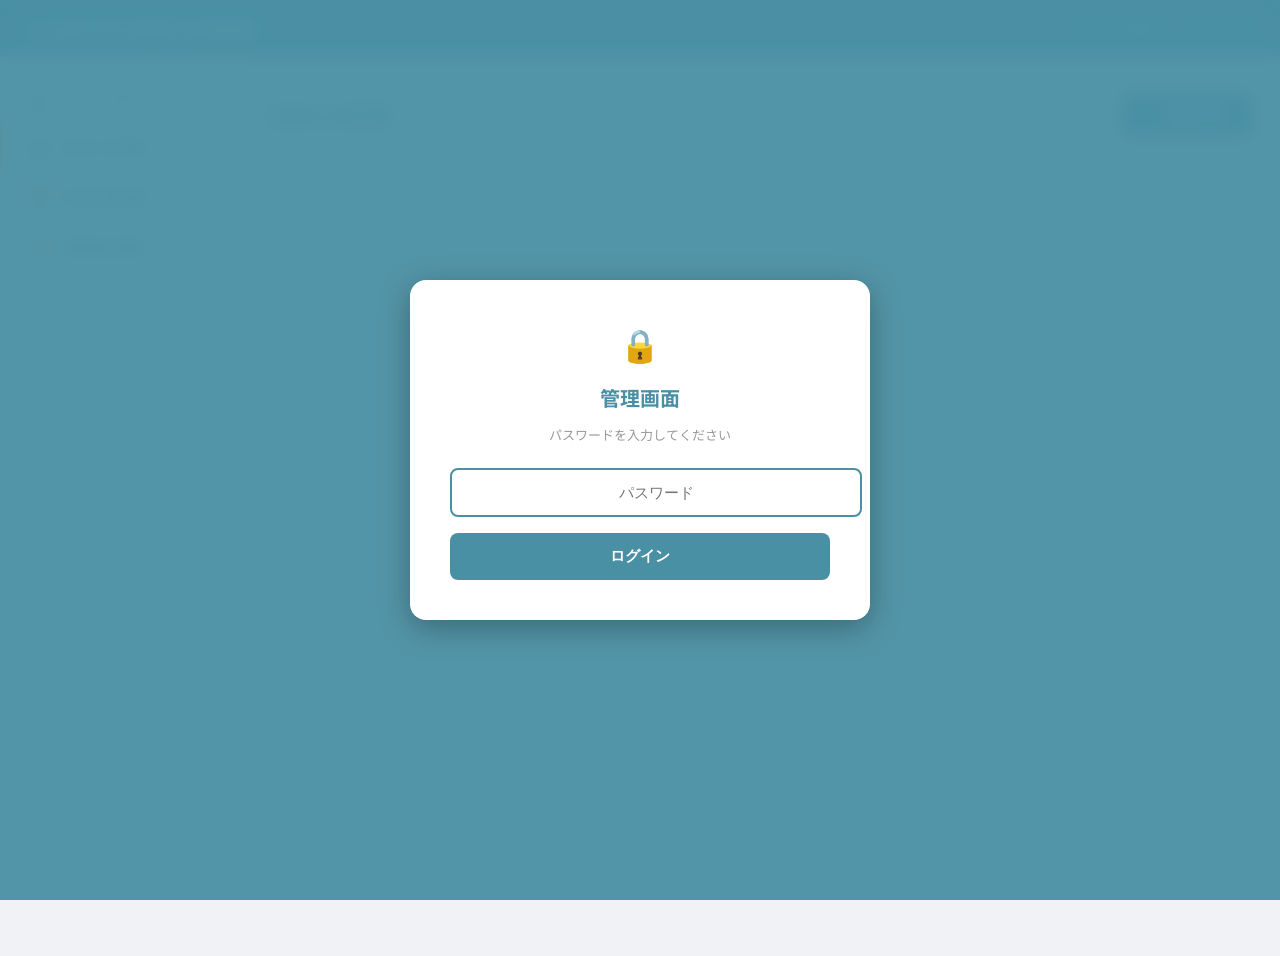
<file: admin/news-edit.html>
<!DOCTYPE html>
<html lang="ja">
<head>
  <meta charset="UTF-8">
  <meta name="viewport" content="width=device-width, initial-scale=1.0">
  <title>お知らせ管理 | ふじみDXラボ小学校PTA</title>
  <link rel="preconnect" href="https://fonts.googleapis.com">
  <link rel="preconnect" href="https://fonts.gstatic.com" crossorigin>
  <link href="https://fonts.googleapis.com/css2?family=Noto+Sans+JP:wght@400;500;600;700;800&display=swap" rel="stylesheet">
  <link rel="stylesheet" href="../css/admin.css">
</head>
<body class="admin-body">
  <header class="admin-header">
    <h1>ふじみDXラボ小学校PTA 管理画面</h1>
    <div class="admin-header-right">
      <a href="../index.html" target="_blank">サイトを表示 ↗</a>
      <a href="#" id="logout-btn">ログアウト</a>
    </div>
  </header>

  <nav class="admin-sidebar">
    <a href="index.html"><span class="admin-sidebar-icon">&#128202;</span>ダッシュボード</a>
    <a href="news-edit.html" class="active"><span class="admin-sidebar-icon">&#128240;</span>お知らせ管理</a>
    <a href="events-edit.html"><span class="admin-sidebar-icon">&#128197;</span>年間行事管理</a>
    <a href="reports-edit.html"><span class="admin-sidebar-icon">&#128221;</span>活動報告管理</a>
  </nav>

  <main class="admin-main">
    <div id="list-view">
      <div style="display:flex;justify-content:space-between;align-items:center;margin-bottom:20px;">
        <h2 style="font-size:20px;color:#4A90A4;">お知らせ管理</h2>
        <button class="admin-btn admin-btn-primary" onclick="showEditor()">＋ 新規作成</button>
      </div>
      <div class="admin-card">
        <table class="admin-table">
          <thead><tr><th>日付</th><th>タイトル</th><th>カテゴリ</th><th>ステータス</th><th></th></tr></thead>
          <tbody id="news-table"></tbody>
        </table>
      </div>
    </div>

    <div id="edit-view" style="display:none;">
      <div style="display:flex;align-items:center;gap:12px;margin-bottom:20px;">
        <button class="admin-btn admin-btn-secondary" onclick="showList()">&larr; 戻る</button>
        <h2 style="font-size:20px;color:#4A90A4;" id="form-title">新規作成</h2>
      </div>
      <div class="admin-card">
        <div class="admin-form">
          <input type="hidden" id="edit-id">
          <label>タイトル</label>
          <input type="text" id="edit-title" placeholder="お知らせのタイトル">
          <label>カテゴリ</label>
          <select id="edit-category">
            <option value="お知らせ">お知らせ</option>
            <option value="連絡">連絡</option>
          </select>
          <label>本文</label>
          <textarea id="edit-body" placeholder="本文を入力してください。"></textarea>
          <label>ステータス</label>
          <select id="edit-status">
            <option value="published">公開</option>
            <option value="draft">下書き</option>
          </select>
          <div class="admin-form-actions">
            <button class="admin-btn admin-btn-primary" onclick="saveItem()">保存する</button>
            <button class="admin-btn admin-btn-danger" id="delete-btn" onclick="deleteItem()" style="display:none;">削除</button>
          </div>
        </div>
      </div>
    </div>
  </main>

  <div class="admin-toast" id="toast"></div>

  <script src="../js/news-store.js"></script>
  <script src="../js/auth.js"></script>
  <script>
    function showToast(msg) {
      const t = document.getElementById('toast');
      t.textContent = msg;
      t.classList.add('show');
      setTimeout(() => t.classList.remove('show'), 2500);
    }

    function renderList() {
      const news = NewsStore.getAll();
      document.getElementById('news-table').innerHTML = news.map(n => {
        const d = new Date(n.createdAt).toLocaleDateString('ja-JP');
        const st = n.status === 'published' ? '<span class="status-badge status-published">公開中</span>' : '<span class="status-badge status-draft">下書き</span>';
        return `<tr>
          <td>${d}</td><td>${n.title}</td><td>${n.category}</td><td>${st}</td>
          <td><a href="#" onclick="editItem('${n.id}');return false;" style="color:#4A90A4;font-size:13px;font-weight:600;">編集</a></td>
        </tr>`;
      }).join('');
      if (news.length === 0) {
        document.getElementById('news-table').innerHTML = '<tr><td colspan="5" style="color:#999;text-align:center;padding:24px;">お知らせがありません</td></tr>';
      }
    }

    function showList() {
      document.getElementById('list-view').style.display = '';
      document.getElementById('edit-view').style.display = 'none';
      renderList();
    }

    function showEditor(id) {
      document.getElementById('list-view').style.display = 'none';
      document.getElementById('edit-view').style.display = '';
      if (id) {
        const item = NewsStore.getById(id);
        if (!item) return showList();
        document.getElementById('edit-id').value = item.id;
        document.getElementById('edit-title').value = item.title;
        document.getElementById('edit-category').value = item.category;
        document.getElementById('edit-body').value = item.body;
        document.getElementById('edit-status').value = item.status;
        document.getElementById('form-title').textContent = '編集';
        document.getElementById('delete-btn').style.display = '';
      } else {
        document.getElementById('edit-id').value = '';
        document.getElementById('edit-title').value = '';
        document.getElementById('edit-category').value = 'お知らせ';
        document.getElementById('edit-body').value = '';
        document.getElementById('edit-status').value = 'published';
        document.getElementById('form-title').textContent = '新規作成';
        document.getElementById('delete-btn').style.display = 'none';
      }
    }

    function editItem(id) { showEditor(id); }

    function saveItem() {
      const id = document.getElementById('edit-id').value;
      const title = document.getElementById('edit-title').value.trim();
      if (!title) { alert('タイトルを入力してください'); return; }
      NewsStore.save({
        id: id || undefined,
        title,
        category: document.getElementById('edit-category').value,
        body: document.getElementById('edit-body').value,
        status: document.getElementById('edit-status').value,
      });
      showToast('保存しました');
      showList();
    }

    function deleteItem() {
      const id = document.getElementById('edit-id').value;
      if (!id) return;
      if (!confirm('本当に削除しますか？')) return;
      NewsStore.delete(id);
      showToast('削除しました');
      showList();
    }

    window.onAdminAuth = function () {
      const params = new URLSearchParams(window.location.search);
      const id = params.get('id');
      if (id) { showEditor(id); } else { renderList(); }
    };

    document.getElementById('logout-btn').addEventListener('click', (e) => {
      e.preventDefault();
      sessionStorage.removeItem('admin_auth_hash');
      location.reload();
    });
  </script>
</body>
</html>
</file>
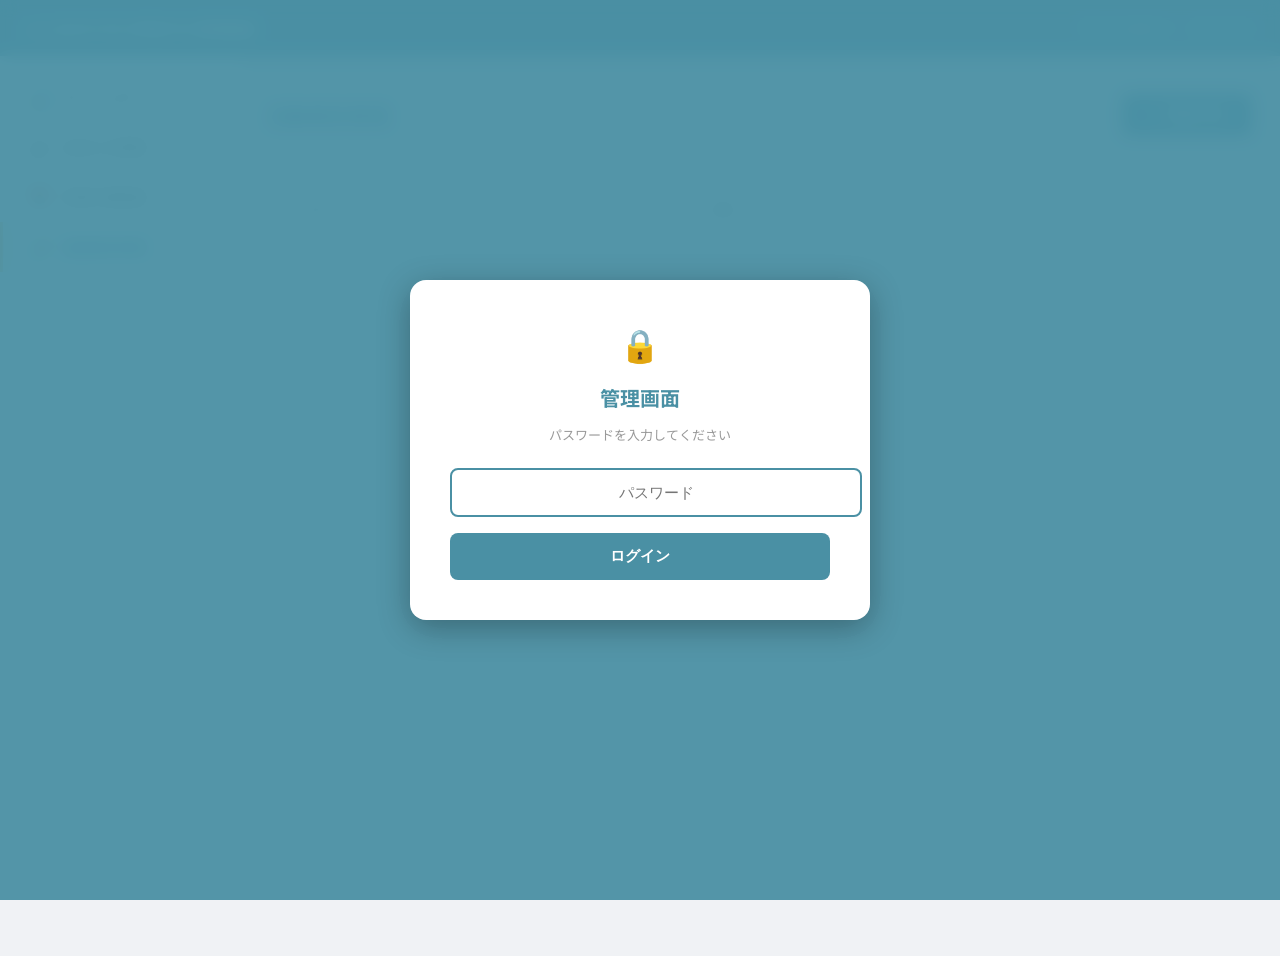
<file: admin/reports-edit.html>
<!DOCTYPE html>
<html lang="ja">
<head>
  <meta charset="UTF-8">
  <meta name="viewport" content="width=device-width, initial-scale=1.0">
  <title>活動報告管理 | ふじみDXラボ小学校PTA</title>
  <link rel="preconnect" href="https://fonts.googleapis.com">
  <link rel="preconnect" href="https://fonts.gstatic.com" crossorigin>
  <link href="https://fonts.googleapis.com/css2?family=Noto+Sans+JP:wght@400;500;600;700;800&display=swap" rel="stylesheet">
  <link rel="stylesheet" href="../css/admin.css">
</head>
<body class="admin-body">
  <header class="admin-header">
    <h1>ふじみDXラボ小学校PTA 管理画面</h1>
    <div class="admin-header-right">
      <a href="../index.html" target="_blank">サイトを表示 ↗</a>
      <a href="#" id="logout-btn">ログアウト</a>
    </div>
  </header>

  <nav class="admin-sidebar">
    <a href="index.html"><span class="admin-sidebar-icon">&#128202;</span>ダッシュボード</a>
    <a href="news-edit.html"><span class="admin-sidebar-icon">&#128240;</span>お知らせ管理</a>
    <a href="events-edit.html"><span class="admin-sidebar-icon">&#128197;</span>年間行事管理</a>
    <a href="reports-edit.html" class="active"><span class="admin-sidebar-icon">&#128221;</span>活動報告管理</a>
  </nav>

  <main class="admin-main">
    <div id="list-view">
      <div style="display:flex;justify-content:space-between;align-items:center;margin-bottom:20px;">
        <h2 style="font-size:20px;color:#4A90A4;">活動報告管理</h2>
        <button class="admin-btn admin-btn-primary" onclick="showEditor()">＋ 新規作成</button>
      </div>
      <div class="admin-card">
        <table class="admin-table">
          <thead><tr><th>日付</th><th>タイトル</th><th>画像</th><th>ステータス</th><th></th></tr></thead>
          <tbody id="reports-table"></tbody>
        </table>
      </div>
    </div>

    <div id="edit-view" style="display:none;">
      <div style="display:flex;align-items:center;gap:12px;margin-bottom:20px;">
        <button class="admin-btn admin-btn-secondary" onclick="showList()">&larr; 戻る</button>
        <h2 style="font-size:20px;color:#4A90A4;" id="form-title">新規作成</h2>
      </div>
      <div class="admin-card">
        <div class="admin-form">
          <input type="hidden" id="edit-id">
          <label>タイトル</label>
          <input type="text" id="edit-title" placeholder="活動報告のタイトル">
          <label>日付（例: 2025-07-20）</label>
          <input type="text" id="edit-date" placeholder="2025-07-20">
          <label>本文</label>
          <textarea id="edit-body" placeholder="活動報告の本文を入力"></textarea>
          <label>画像パス（例: images/activity-gym.jpg）</label>
          <input type="text" id="edit-image" placeholder="images/activity-gym.jpg">
          <label>ステータス</label>
          <select id="edit-status">
            <option value="published">公開</option>
            <option value="draft">下書き</option>
          </select>
          <div class="admin-form-actions">
            <button class="admin-btn admin-btn-primary" onclick="saveItem()">保存する</button>
            <button class="admin-btn admin-btn-danger" id="delete-btn" onclick="deleteItem()" style="display:none;">削除</button>
          </div>
        </div>
      </div>
    </div>
  </main>

  <div class="admin-toast" id="toast"></div>

  <script src="../js/reports-store.js"></script>
  <script src="../js/auth.js"></script>
  <script>
    function showToast(msg) {
      const t = document.getElementById('toast');
      t.textContent = msg;
      t.classList.add('show');
      setTimeout(() => t.classList.remove('show'), 2500);
    }

    function renderList() {
      const reports = ReportsStore.getAll();
      document.getElementById('reports-table').innerHTML = reports.map(r => {
        const st = r.status === 'published' ? '<span class="status-badge status-published">公開中</span>' : '<span class="status-badge status-draft">下書き</span>';
        const imgLabel = r.image ? 'あり' : 'なし';
        return `<tr>
          <td>${r.date}</td><td>${r.title}</td><td>${imgLabel}</td><td>${st}</td>
          <td><a href="#" onclick="editItem('${r.id}');return false;" style="color:#4A90A4;font-size:13px;font-weight:600;">編集</a></td>
        </tr>`;
      }).join('');
      if (reports.length === 0) {
        document.getElementById('reports-table').innerHTML = '<tr><td colspan="5" style="color:#999;text-align:center;padding:24px;">活動報告がありません</td></tr>';
      }
    }

    function showList() {
      document.getElementById('list-view').style.display = '';
      document.getElementById('edit-view').style.display = 'none';
      renderList();
    }

    function showEditor(id) {
      document.getElementById('list-view').style.display = 'none';
      document.getElementById('edit-view').style.display = '';
      if (id) {
        const item = ReportsStore.getById(id);
        if (!item) return showList();
        document.getElementById('edit-id').value = item.id;
        document.getElementById('edit-title').value = item.title;
        document.getElementById('edit-date').value = item.date;
        document.getElementById('edit-body').value = item.body;
        document.getElementById('edit-image').value = item.image || '';
        document.getElementById('edit-status').value = item.status;
        document.getElementById('form-title').textContent = '編集';
        document.getElementById('delete-btn').style.display = '';
      } else {
        document.getElementById('edit-id').value = '';
        document.getElementById('edit-title').value = '';
        document.getElementById('edit-date').value = '';
        document.getElementById('edit-body').value = '';
        document.getElementById('edit-image').value = '';
        document.getElementById('edit-status').value = 'published';
        document.getElementById('form-title').textContent = '新規作成';
        document.getElementById('delete-btn').style.display = 'none';
      }
    }

    function editItem(id) { showEditor(id); }

    function saveItem() {
      const id = document.getElementById('edit-id').value;
      const title = document.getElementById('edit-title').value.trim();
      if (!title) { alert('タイトルを入力してください'); return; }
      const date = document.getElementById('edit-date').value.trim();
      if (!date) { alert('日付を入力してください'); return; }
      ReportsStore.save({
        id: id || undefined,
        title,
        date,
        body: document.getElementById('edit-body').value,
        image: document.getElementById('edit-image').value.trim(),
        status: document.getElementById('edit-status').value,
      });
      showToast('保存しました');
      showList();
    }

    function deleteItem() {
      const id = document.getElementById('edit-id').value;
      if (!id) return;
      if (!confirm('本当に削除しますか？')) return;
      ReportsStore.delete(id);
      showToast('削除しました');
      showList();
    }

    window.onAdminAuth = function () {
      const params = new URLSearchParams(window.location.search);
      const id = params.get('id');
      if (id) { showEditor(id); } else { renderList(); }
    };

    document.getElementById('logout-btn').addEventListener('click', (e) => {
      e.preventDefault();
      sessionStorage.removeItem('admin_auth_hash');
      location.reload();
    });
  </script>
</body>
</html>
</file>
<file: css/style.css>
/* ===== Design Tokens ===== */
:root {
  --color-primary: #4A90A4;
  --color-primary-light: #5BA0B4;
  --color-accent: #F5A623;
  --color-accent-hover: #F7B844;
  --color-bg: #FEFEFE;
  --color-bg-alt: #F5F8FA;
  --color-text: #333333;
  --color-text-light: #666;
  --color-text-muted: #999;
  --color-border: #E0E8EE;
  --radius: 8px;
  --radius-lg: 16px;
  --shadow-sm: 0 2px 8px rgba(0,0,0,0.06);
  --shadow-md: 0 4px 20px rgba(0,0,0,0.08);
  --shadow-lg: 0 8px 32px rgba(0,0,0,0.12);
  --ease: cubic-bezier(.16,1,.3,1);
  --font-base: 'Noto Sans JP', sans-serif;
  --font-display: 'Noto Sans JP', sans-serif;
}

/* ===== Reset ===== */
*, *::before, *::after { margin: 0; padding: 0; box-sizing: border-box; }
html { scroll-behavior: smooth; }
body {
  font-family: var(--font-base);
  color: var(--color-text);
  line-height: 1.8;
  font-size: 16px;
  background: var(--color-bg);
  overflow-x: hidden;
}
a { color: inherit; text-decoration: none; }
ul { list-style: none; }
img { max-width: 100%; height: auto; display: block; }
button { font-family: inherit; cursor: pointer; }

.container { max-width: 1140px; margin: 0 auto; padding: 0 24px; }

/* ===== Scroll Reveal ===== */
.reveal {
  opacity: 0;
  transform: translateY(30px);
  transition: opacity 0.7s var(--ease), transform 0.7s var(--ease);
}
.reveal.is-visible {
  opacity: 1;
  transform: translateY(0);
}

/* ===== Header ===== */
.header {
  position: fixed;
  top: 0;
  left: 0;
  right: 0;
  z-index: 100;
  background: rgba(254,254,254,0.95);
  backdrop-filter: blur(16px);
  -webkit-backdrop-filter: blur(16px);
  border-bottom: 1px solid rgba(74,144,164,0.08);
  transition: box-shadow 0.3s;
}
.header--scrolled {
  box-shadow: var(--shadow-md);
}
.header-inner {
  max-width: 1140px;
  margin: 0 auto;
  padding: 0 24px;
  height: 72px;
  display: flex;
  align-items: center;
  justify-content: space-between;
  gap: 24px;
}
.logo a {
  color: var(--color-primary);
  font-family: var(--font-display);
  font-size: 20px;
  font-weight: 700;
  line-height: 1.3;
}
.logo-sub {
  font-size: 11px;
  color: var(--color-text-muted);
  font-weight: 500;
}
.nav ul { display: flex; gap: 28px; }
.nav a {
  font-size: 14px;
  font-weight: 600;
  color: var(--color-text);
  padding: 6px 0;
  position: relative;
  transition: color 0.2s;
}
.nav a::after {
  content: '';
  position: absolute;
  bottom: 0;
  left: 0;
  width: 0;
  height: 2px;
  background: var(--color-accent);
  transition: width 0.3s var(--ease);
}
.nav a:hover, .nav a.active { color: var(--color-primary); }
.nav a:hover::after, .nav a.active::after { width: 100%; }

.header-tel { text-align: right; white-space: nowrap; }
.tel-label { font-size: 11px; color: var(--color-text-muted); }
.tel-number {
  font-size: 20px;
  font-weight: 700;
  color: var(--color-primary);
  letter-spacing: 0.03em;
}
.tel-hours { font-size: 11px; color: var(--color-text-muted); }

/* Mobile Menu Toggle */
.menu-toggle {
  display: none;
  background: none;
  border: none;
  width: 32px;
  height: 32px;
  position: relative;
}
.menu-toggle span {
  display: block;
  width: 24px;
  height: 2px;
  background: var(--color-primary);
  position: absolute;
  left: 4px;
  transition: all 0.3s var(--ease);
}
.menu-toggle span:nth-child(1) { top: 8px; }
.menu-toggle span:nth-child(2) { top: 15px; }
.menu-toggle span:nth-child(3) { top: 22px; }
.menu-toggle.is-open span:nth-child(1) { top: 15px; transform: rotate(45deg); }
.menu-toggle.is-open span:nth-child(2) { opacity: 0; }
.menu-toggle.is-open span:nth-child(3) { top: 15px; transform: rotate(-45deg); }

/* ===== Hero (Gradient, no photo) ===== */
.hero {
  position: relative;
  min-height: 400px;
  display: flex;
  align-items: center;
  justify-content: center;
  margin-top: 72px;
  overflow: hidden;
  background: linear-gradient(135deg, #4A90A4 0%, #5BA0B4 40%, #F5A623 100%);
  text-align: center;
  color: #fff;
}
.hero-content {
  position: relative;
  z-index: 2;
  max-width: 800px;
  margin: 0 auto;
  padding: 80px 24px;
}
.hero-school {
  font-size: 15px;
  font-weight: 500;
  opacity: 0.9;
  margin-bottom: 12px;
  letter-spacing: 0.1em;
}
.hero-title {
  font-family: var(--font-display);
  font-size: clamp(28px, 5vw, 44px);
  font-weight: 700;
  line-height: 1.3;
  margin-bottom: 16px;
  letter-spacing: 0.02em;
}
.hero-desc {
  font-size: 15px;
  line-height: 1.9;
  margin-bottom: 36px;
  opacity: 0.9;
}

/* ===== Buttons ===== */
.btn-primary {
  display: inline-block;
  background: #fff;
  color: var(--color-primary);
  padding: 15px 40px;
  border-radius: 50px;
  font-size: 15px;
  font-weight: 700;
  border: none;
  transition: all 0.3s var(--ease);
  box-shadow: 0 4px 16px rgba(0,0,0,0.15);
}
.btn-primary:hover {
  background: var(--color-bg-alt);
  transform: translateY(-2px);
  box-shadow: 0 6px 24px rgba(0,0,0,0.2);
}
.btn-outline {
  display: inline-block;
  border: 2px solid var(--color-primary);
  color: var(--color-primary);
  padding: 12px 32px;
  border-radius: 50px;
  font-size: 14px;
  font-weight: 700;
  transition: all 0.3s var(--ease);
}
.btn-outline:hover {
  background: var(--color-primary);
  color: #fff;
}

/* ===== Section Common ===== */
section { padding: 80px 0; }
.section-title {
  font-family: var(--font-display);
  font-size: clamp(24px, 4vw, 32px);
  font-weight: 700;
  color: var(--color-primary);
  text-align: center;
  margin-bottom: 8px;
}
.section-title-en {
  font-size: 13px;
  letter-spacing: 0.15em;
  color: var(--color-accent);
  text-align: center;
  text-transform: uppercase;
  font-weight: 700;
  margin-bottom: 24px;
}
.section-title-light { color: #fff; }
.section-desc {
  text-align: center;
  color: var(--color-text-light);
  margin-bottom: 48px;
  max-width: 600px;
  margin-left: auto;
  margin-right: auto;
}
.section-more {
  text-align: center;
  margin-top: 40px;
}

/* ===== News ===== */
.news { background: var(--color-bg-alt); }
.news-list { max-width: 800px; margin: 0 auto; }
.news-list li {
  display: flex;
  align-items: center;
  gap: 16px;
  padding: 18px 0;
  border-bottom: 1px solid var(--color-border);
  transition: background 0.2s;
  flex-wrap: wrap;
}
.news-list li:hover { background: rgba(74,144,164,0.03); }
.news-list a { display: flex; align-items: center; gap: 16px; width: 100%; flex-wrap: wrap; }
.news-date {
  font-size: 13px;
  color: var(--color-text-muted);
  flex-shrink: 0;
  font-weight: 500;
}
.news-tag {
  font-size: 11px;
  padding: 3px 12px;
  border-radius: 50px;
  font-weight: 700;
  flex-shrink: 0;
}
.tag-info { background: var(--color-primary); color: #fff; }
.tag-contact { background: var(--color-accent); color: #fff; }
.news-text { font-size: 15px; color: var(--color-text); flex: 1; min-width: 200px; }

/* News Detail */
.news-detail { padding: 60px 0; }
.news-detail-inner { max-width: 740px; margin: 0 auto; }
.news-detail-header { margin-bottom: 32px; border-bottom: 1px solid var(--color-border); padding-bottom: 20px; }
.news-detail-meta { display: flex; gap: 12px; align-items: center; margin-bottom: 12px; }
.news-detail-header h2 { font-size: 24px; line-height: 1.5; color: var(--color-primary); font-weight: 700; }
.news-detail-body { font-size: 15px; line-height: 2; }
.news-detail-body p { margin-bottom: 16px; }

/* ===== Events Table ===== */
.events-section { background: var(--color-bg); }
.events-table-wrap {
  max-width: 800px;
  margin: 0 auto;
  overflow-x: auto;
}
.events-table {
  width: 100%;
  border-collapse: collapse;
}
.events-table th {
  padding: 12px 16px;
  font-size: 13px;
  font-weight: 700;
  color: #fff;
  background: var(--color-primary);
  text-align: left;
}
.events-table th:first-child { border-radius: 8px 0 0 0; }
.events-table th:last-child { border-radius: 0 8px 0 0; }
.events-table td {
  padding: 14px 16px;
  font-size: 15px;
  border-bottom: 1px solid var(--color-border);
  vertical-align: middle;
}
.events-table tr:hover td { background: rgba(74,144,164,0.03); }
.events-month {
  font-weight: 700;
  color: var(--color-primary);
  background: rgba(74,144,164,0.06);
  text-align: center;
  white-space: nowrap;
  width: 80px;
}
.events-name { font-weight: 600; color: var(--color-text); }
.events-desc { color: var(--color-text-light); }

/* ===== Reports (Activity Cards) ===== */
.reports-section { background: var(--color-bg-alt); }
.report-cards {
  display: grid;
  grid-template-columns: repeat(2, 1fr);
  gap: 32px;
  max-width: 900px;
  margin: 0 auto;
}
.report-card {
  background: #fff;
  border-radius: var(--radius-lg);
  overflow: hidden;
  border: 1px solid var(--color-border);
  transition: all 0.4s var(--ease);
}
.report-card:hover {
  transform: translateY(-6px);
  box-shadow: var(--shadow-lg);
}
.report-card-img {
  aspect-ratio: 16 / 10;
  overflow: hidden;
  background: var(--color-bg-alt);
}
.report-card-img img {
  width: 100%;
  height: 100%;
  object-fit: cover;
  transition: transform 0.6s var(--ease);
}
.report-card:hover .report-card-img img {
  transform: scale(1.05);
}
.report-card-body {
  padding: 24px;
}
.report-card-title {
  font-size: 18px;
  font-weight: 700;
  color: var(--color-text);
  margin-bottom: 8px;
  line-height: 1.5;
}
.report-card-date {
  font-size: 13px;
  color: var(--color-text-muted);
  margin-bottom: 12px;
}
.report-card-summary {
  font-size: 14px;
  color: var(--color-text-light);
  line-height: 1.8;
}
.report-card-noimg {
  aspect-ratio: 16 / 10;
  background: linear-gradient(135deg, var(--color-primary) 0%, var(--color-primary-light) 100%);
  display: flex;
  align-items: center;
  justify-content: center;
  color: rgba(255,255,255,0.5);
  font-size: 48px;
}

/* ===== Organization ===== */
.organization-section { background: var(--color-bg); }
.organization-body {
  max-width: 800px;
  margin: 0 auto;
}
.org-greeting {
  background: #fff;
  border-radius: var(--radius-lg);
  padding: 40px;
  border: 1px solid var(--color-border);
  margin-bottom: 32px;
}
.org-greeting h3 {
  font-size: 20px;
  font-weight: 700;
  color: var(--color-primary);
  margin-bottom: 16px;
}
.org-greeting-name {
  text-align: right;
  font-size: 14px;
  color: var(--color-text-light);
  margin-top: 20px;
}
.org-greeting p {
  font-size: 15px;
  line-height: 2;
  color: var(--color-text-light);
}
.org-committees {
  background: #fff;
  border-radius: var(--radius-lg);
  padding: 40px;
  border: 1px solid var(--color-border);
}
.org-committees h3 {
  font-size: 20px;
  font-weight: 700;
  color: var(--color-primary);
  margin-bottom: 20px;
}
.org-committee-list {
  display: grid;
  grid-template-columns: repeat(2, 1fr);
  gap: 16px;
}
.org-committee-item {
  padding: 20px;
  background: var(--color-bg-alt);
  border-radius: var(--radius);
}
.org-committee-item h4 {
  font-size: 15px;
  font-weight: 700;
  color: var(--color-primary);
  margin-bottom: 6px;
}
.org-committee-item p {
  font-size: 13px;
  color: var(--color-text-light);
  line-height: 1.7;
}

/* ===== Contact ===== */
.contact {
  background: linear-gradient(135deg, #4A90A4 0%, #5BA0B4 40%, #F5A623 100%);
  color: #fff;
}
.contact-desc {
  text-align: center;
  color: rgba(255,255,255,0.85);
  margin-bottom: 48px;
}
.contact-methods {
  display: grid;
  grid-template-columns: repeat(2, 1fr);
  gap: 24px;
  max-width: 700px;
  margin: 0 auto;
}
.contact-card {
  background: rgba(255,255,255,0.12);
  backdrop-filter: blur(8px);
  padding: 36px 28px;
  border-radius: var(--radius-lg);
  text-align: center;
  border: 1px solid rgba(255,255,255,0.15);
  transition: all 0.3s var(--ease);
}
.contact-card:hover {
  background: rgba(255,255,255,0.18);
  transform: translateY(-4px);
}
.contact-card h3 { font-size: 14px; margin-bottom: 16px; opacity: 0.85; }
.contact-tel {
  font-size: 28px;
  font-weight: 700;
  margin-bottom: 8px;
  letter-spacing: 0.02em;
}
.contact-email { font-size: 15px; font-weight: 600; margin-bottom: 8px; word-break: break-all; }
.contact-hours { font-size: 13px; opacity: 0.65; }

/* ===== Footer ===== */
.footer {
  background: #2C2C2C;
  color: #bbb;
  padding: 48px 0 24px;
}
.footer-inner {
  display: flex;
  justify-content: space-between;
  align-items: flex-start;
  gap: 40px;
  padding-bottom: 28px;
  border-bottom: 1px solid rgba(255,255,255,0.08);
}
.footer-company {
  font-size: 16px;
  font-weight: 700;
  color: #fff;
  margin-bottom: 10px;
}
.footer-address, .footer-tel { font-size: 13px; line-height: 1.7; }
.footer-nav ul { display: flex; gap: 24px; }
.footer-nav a {
  font-size: 13px;
  color: #888;
  transition: color 0.2s;
}
.footer-nav a:hover { color: #fff; }
.copyright {
  text-align: center;
  font-size: 12px;
  color: #666;
  margin-top: 24px;
}

/* ===== Page Hero (Sub pages) ===== */
.page-hero {
  background: linear-gradient(135deg, var(--color-primary) 0%, var(--color-primary-light) 100%);
  padding: 56px 24px;
  text-align: center;
  color: #fff;
  margin-top: 72px;
}
.page-hero h2 {
  font-size: 28px;
  font-weight: 700;
  margin-bottom: 4px;
}
.page-hero p {
  font-size: 13px;
  letter-spacing: 0.18em;
  opacity: 0.65;
  text-transform: uppercase;
}

/* ===== Responsive ===== */
@media (max-width: 768px) {
  .header-inner { padding: 0 16px; height: 64px; }
  .nav { display: none; }
  .nav.is-open {
    display: block;
    position: absolute;
    top: 64px;
    left: 0;
    right: 0;
    background: rgba(254,254,254,0.98);
    backdrop-filter: blur(16px);
    padding: 16px 0;
    border-bottom: 1px solid var(--color-border);
    box-shadow: var(--shadow-md);
  }
  .nav.is-open ul { flex-direction: column; gap: 0; }
  .nav.is-open a {
    display: block;
    padding: 14px 24px;
    font-size: 15px;
    border-bottom: 1px solid var(--color-border);
  }
  .nav.is-open a::after { display: none; }
  .menu-toggle { display: block; }
  .header-tel { display: none; }
  .hero { min-height: 320px; margin-top: 64px; }
  .hero-title { font-size: 24px; }
  .hero-content { padding: 48px 20px; }
  section { padding: 56px 0; }
  .report-cards { grid-template-columns: 1fr; }
  .org-committee-list { grid-template-columns: 1fr; }
  .contact-methods { grid-template-columns: 1fr; }
  .footer-inner {
    flex-direction: column;
    text-align: center;
    align-items: center;
  }
  .footer-nav ul { flex-wrap: wrap; justify-content: center; }
  .page-hero { margin-top: 64px; padding: 40px 20px; }
}
</file>
<file: css/admin.css>
/* ===== Admin CSS (PTA) ===== */
:root {
  --admin-sidebar: 240px;
  --admin-header: 56px;
}

body.admin-body {
  background: #f0f2f5;
  font-family: 'Noto Sans JP', sans-serif;
  margin: 0;
}

/* --- Layout --- */
.admin-header {
  position: fixed;
  top: 0;
  left: 0;
  right: 0;
  height: var(--admin-header);
  background: #4A90A4;
  color: #fff;
  display: flex;
  align-items: center;
  justify-content: space-between;
  padding: 0 24px;
  z-index: 50;
}
.admin-header h1 {
  font-size: 15px;
  font-weight: 700;
}
.admin-header-right {
  display: flex;
  align-items: center;
  gap: 16px;
}
.admin-header-right a {
  color: rgba(255,255,255,0.7);
  font-size: 13px;
  text-decoration: none;
  transition: color 0.2s;
}
.admin-header-right a:hover { color: #fff; }

.admin-sidebar {
  position: fixed;
  top: var(--admin-header);
  left: 0;
  bottom: 0;
  width: var(--admin-sidebar);
  background: #fff;
  border-right: 1px solid #e8ecf0;
  padding: 16px 0;
  overflow-y: auto;
}
.admin-sidebar a {
  display: flex;
  align-items: center;
  gap: 10px;
  padding: 12px 24px;
  font-size: 14px;
  color: #555;
  text-decoration: none;
  transition: all 0.2s;
  border-left: 3px solid transparent;
}
.admin-sidebar a:hover {
  background: #f5f7fa;
  color: #4A90A4;
}
.admin-sidebar a.active {
  background: rgba(74,144,164,0.06);
  color: #4A90A4;
  font-weight: 700;
  border-left-color: #F5A623;
}
.admin-sidebar-icon { font-size: 18px; width: 24px; text-align: center; }

.admin-main {
  margin-left: var(--admin-sidebar);
  margin-top: var(--admin-header);
  padding: 28px;
  min-height: calc(100vh - var(--admin-header));
}

/* --- Cards & Panels --- */
.admin-card {
  background: #fff;
  border-radius: 12px;
  padding: 24px;
  box-shadow: 0 1px 4px rgba(0,0,0,0.04);
  margin-bottom: 20px;
}
.admin-card h2 {
  font-size: 18px;
  color: #4A90A4;
  margin-bottom: 16px;
  padding-bottom: 12px;
  border-bottom: 1px solid #e8ecf0;
}

/* --- Stats --- */
.admin-stats {
  display: grid;
  grid-template-columns: repeat(auto-fit, minmax(200px, 1fr));
  gap: 16px;
  margin-bottom: 24px;
}
.admin-stat {
  background: #fff;
  border-radius: 12px;
  padding: 20px;
  box-shadow: 0 1px 4px rgba(0,0,0,0.04);
  text-align: center;
}
.admin-stat-icon { font-size: 28px; margin-bottom: 6px; }
.admin-stat-number {
  font-size: 32px;
  font-weight: 800;
  color: #4A90A4;
  line-height: 1.2;
}
.admin-stat-label { font-size: 13px; color: #999; margin-top: 4px; }

/* --- Table --- */
.admin-table {
  width: 100%;
  border-collapse: collapse;
}
.admin-table th {
  text-align: left;
  font-size: 12px;
  color: #999;
  font-weight: 600;
  text-transform: uppercase;
  padding: 10px 12px;
  border-bottom: 2px solid #e8ecf0;
}
.admin-table td {
  padding: 14px 12px;
  font-size: 14px;
  border-bottom: 1px solid #f0f2f5;
  vertical-align: middle;
}
.admin-table tr:hover td { background: #fafbfc; }
.admin-table .status-badge {
  font-size: 11px;
  padding: 3px 10px;
  border-radius: 50px;
  font-weight: 700;
}
.status-published { background: #e8f5e9; color: #558B2F; }
.status-draft { background: #fff3e0; color: #E68A00; }

/* --- Form --- */
.admin-form { max-width: 700px; }
.admin-form label {
  display: block;
  font-size: 13px;
  font-weight: 700;
  color: #555;
  margin-bottom: 6px;
  margin-top: 16px;
}
.admin-form input[type="text"],
.admin-form input[type="number"],
.admin-form input[type="url"],
.admin-form textarea,
.admin-form select {
  width: 100%;
  padding: 12px 14px;
  border: 2px solid #e8ecf0;
  border-radius: 8px;
  font-size: 14px;
  font-family: inherit;
  outline: none;
  transition: border-color 0.2s;
  background: #fff;
}
.admin-form input:focus,
.admin-form textarea:focus,
.admin-form select:focus {
  border-color: #5BA0B4;
}
.admin-form textarea { min-height: 200px; resize: vertical; }

.admin-form-actions {
  display: flex;
  gap: 12px;
  margin-top: 24px;
  padding-top: 20px;
  border-top: 1px solid #e8ecf0;
}
.admin-btn {
  padding: 12px 28px;
  border: none;
  border-radius: 8px;
  font-size: 14px;
  font-weight: 700;
  cursor: pointer;
  transition: all 0.2s;
}
.admin-btn-primary {
  background: #4A90A4;
  color: #fff;
}
.admin-btn-primary:hover { background: #5BA0B4; }
.admin-btn-danger {
  background: #fff;
  color: #e74c3c;
  border: 2px solid #e74c3c;
}
.admin-btn-danger:hover { background: #e74c3c; color: #fff; }
.admin-btn-secondary {
  background: #f0f2f5;
  color: #555;
}
.admin-btn-secondary:hover { background: #e8ecf0; }

/* --- Toast --- */
.admin-toast {
  position: fixed;
  bottom: 24px;
  right: 24px;
  background: #4A90A4;
  color: #fff;
  padding: 14px 24px;
  border-radius: 8px;
  font-size: 14px;
  font-weight: 600;
  box-shadow: 0 4px 20px rgba(0,0,0,0.15);
  transform: translateY(100px);
  opacity: 0;
  transition: all 0.3s cubic-bezier(.16,1,.3,1);
  z-index: 200;
}
.admin-toast.show { transform: translateY(0); opacity: 1; }

/* --- Responsive --- */
@media (max-width: 768px) {
  .admin-sidebar { display: none; }
  .admin-main { margin-left: 0; padding: 16px; }
  .admin-stats { grid-template-columns: repeat(2, 1fr); }
}
</file>
